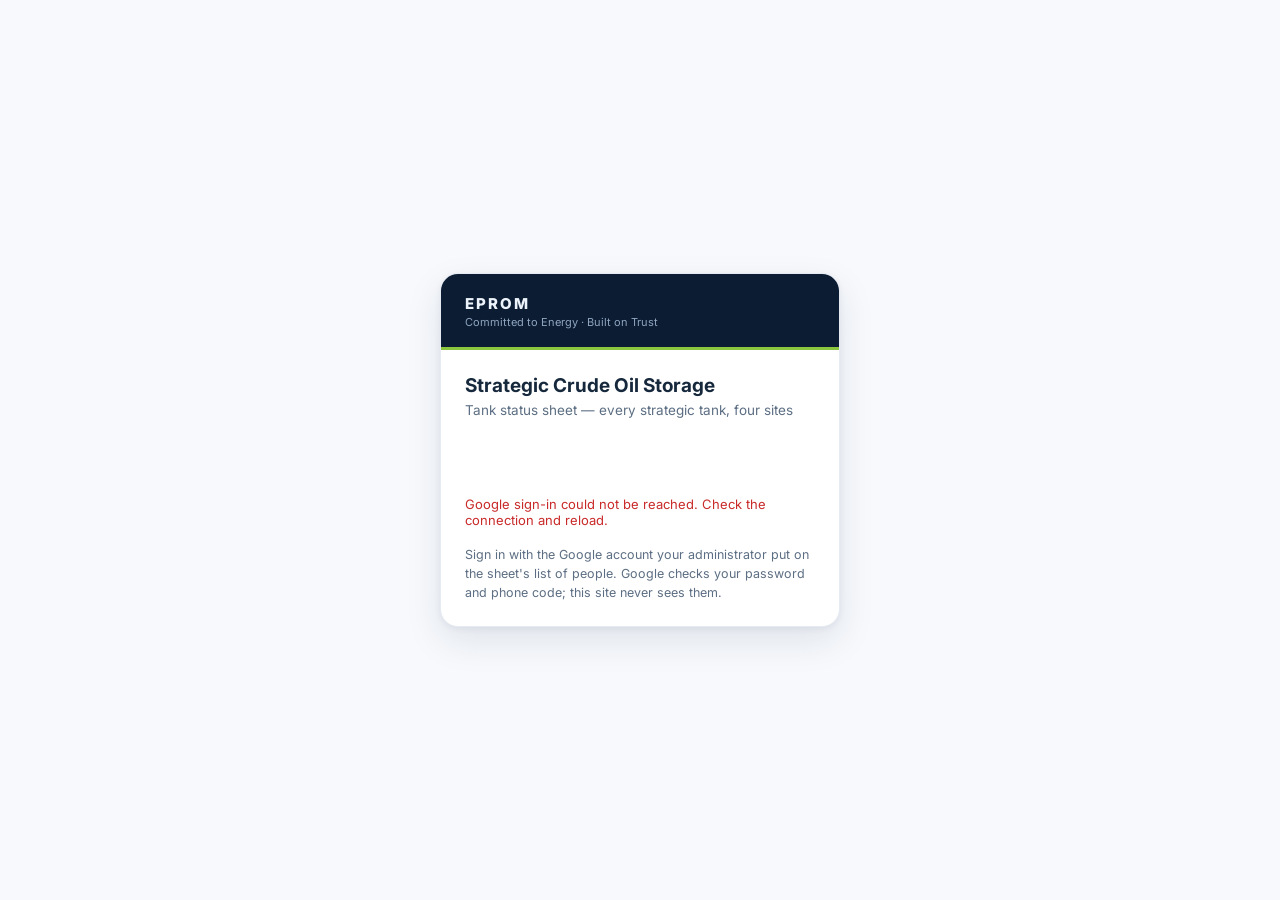
<file: index.html>
<!doctype html>
<html lang="en">
  <head>
    <meta charset="UTF-8" />
    <meta name="viewport" content="width=device-width, initial-scale=1.0" />
    <meta name="theme-color" content="#00529b" />
    <title>Strategic Tanks — EPROM</title>
    <link
      rel="icon"
      href="data:image/svg+xml,%3Csvg xmlns='http://www.w3.org/2000/svg' viewBox='0 0 32 32'%3E%3Crect width='32' height='32' rx='7' fill='%2300529b'/%3E%3Crect x='7' y='7' width='18' height='5' rx='2.5' fill='%238cc63f'/%3E%3Crect x='7' y='14' width='18' height='4' rx='2' fill='%23ffffff'/%3E%3Crect x='7' y='20' width='12' height='4' rx='2' fill='%23ffffff'/%3E%3C/svg%3E"
    />
    <link rel="preconnect" href="https://fonts.googleapis.com" />
    <link rel="preconnect" href="https://fonts.gstatic.com" crossorigin />
    <link
      href="https://fonts.googleapis.com/css2?family=Inter:wght@400;500;600;700;800&family=JetBrains+Mono:wght@500;700&display=swap"
      rel="stylesheet"
    />
    <script type="module" crossorigin src="./assets/index-3W34oH_v.js"></script>
    <link rel="stylesheet" crossorigin href="./assets/index-DTUA8JCI.css">
  </head>
  <body>
    <div id="root"></div>
  </body>
</html>
</file>
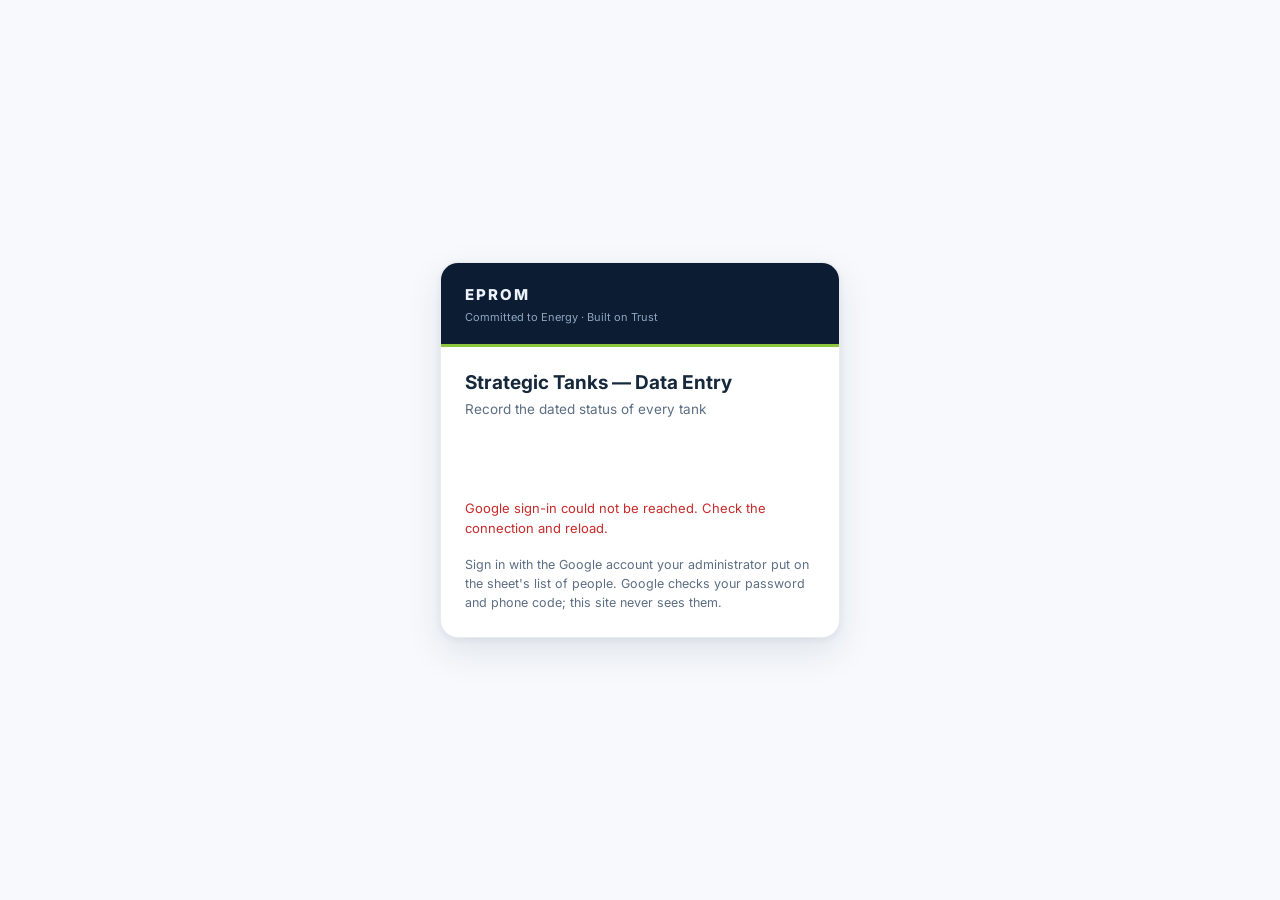
<file: entry/index.html>
<!DOCTYPE html>
<html lang="en">
<head>
  <meta charset="UTF-8" />
  <meta name="viewport" content="width=device-width, initial-scale=1.0" />
  <meta name="description" content="Strategic Crude Oil Storage — record the dated status of every tank" />
  <meta name="theme-color" content="#00529b" />
  <title>Strategic Tanks — Data Entry</title>
  <link rel="preconnect" href="https://fonts.googleapis.com" />
  <link rel="preconnect" href="https://fonts.gstatic.com" crossorigin />
  <link href="https://fonts.googleapis.com/css2?family=Inter:wght@400;500;600;700&display=swap" rel="stylesheet" />
  <script type="module" crossorigin src="./assets/index-DWYHGHTQ.js"></script>
  <link rel="stylesheet" crossorigin href="./assets/index-CmPLr2ej.css">
</head>
<body>
  <div id="root"></div>
</body>
</html>
</file>
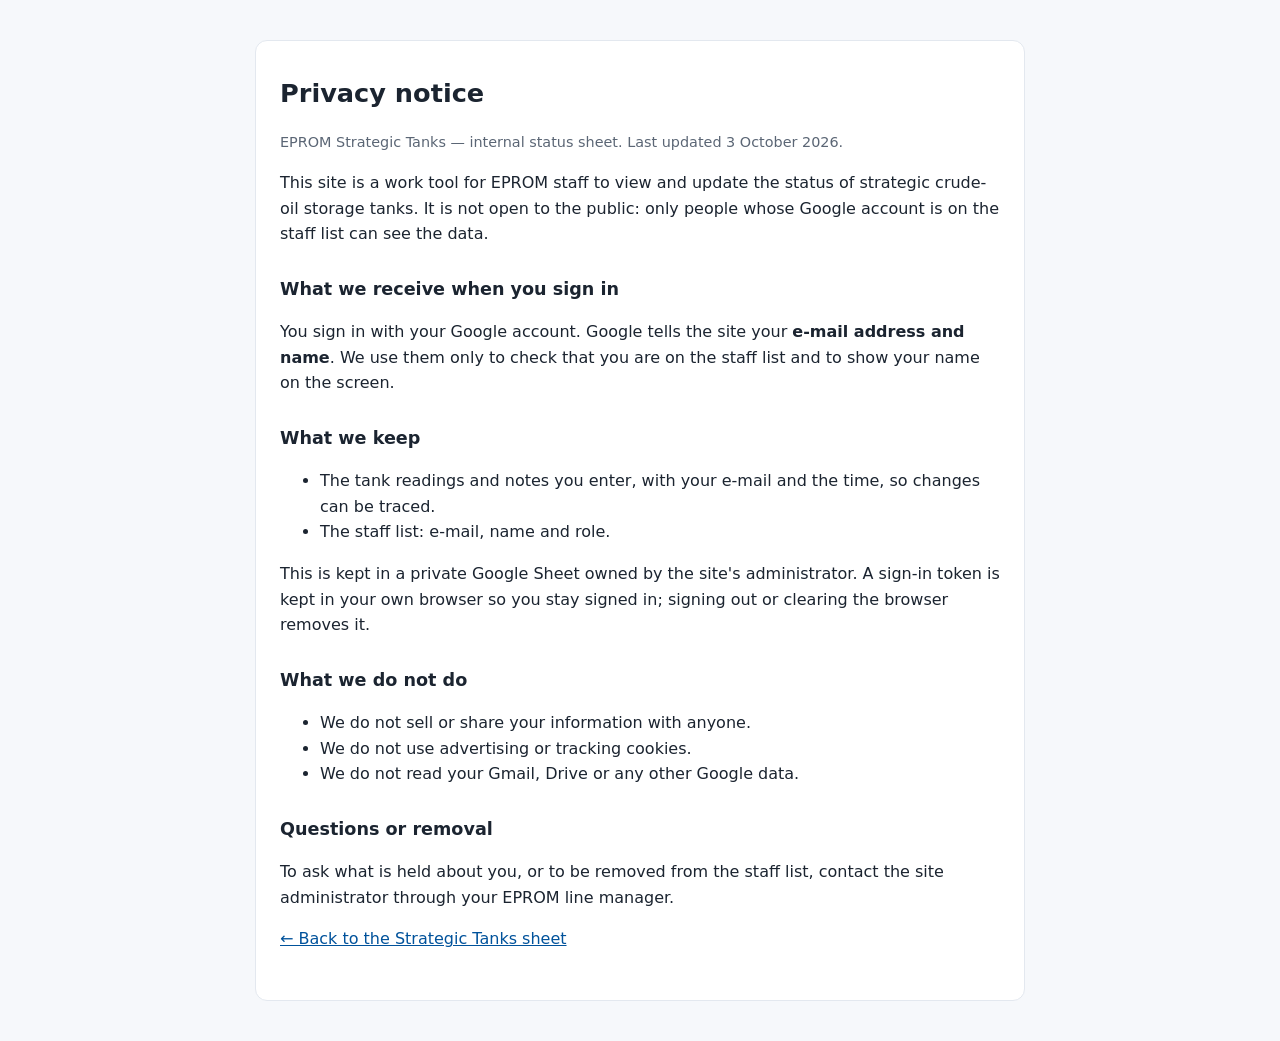
<file: privacy.html>
<!doctype html>
<html lang="en">
<head>
<meta charset="UTF-8" />
<meta name="viewport" content="width=device-width, initial-scale=1.0" />
<title>Privacy — EPROM Strategic Tanks</title>
<style>
  :root { --ink:#1b2430; --muted:#5b6675; --bg:#f6f8fb; --card:#fff; --line:#e3e8ef; --brand:#00529b; }
  @media (prefers-color-scheme: dark) { :root { --ink:#e8edf3; --muted:#a3adba; --bg:#0f141b; --card:#171e27; --line:#273140; --brand:#6aa8e8; } }
  body { margin:0; background:var(--bg); color:var(--ink); font:16px/1.6 system-ui, -apple-system, "Segoe UI", sans-serif; }
  main { max-width:720px; margin:40px auto; padding:32px 24px; background:var(--card); border:1px solid var(--line); border-radius:12px; }
  @media (max-width:760px) { main { margin:16px; padding:24px 16px; } }
  h1 { margin-top:0; font-size:1.6rem; } h2 { font-size:1.1rem; margin-top:1.6em; }
  p, li { color:var(--ink); } .muted { color:var(--muted); font-size:.9rem; } a { color:var(--brand); }
</style>
</head>
<body>
<main>
  <h1>Privacy notice</h1>
  <p class="muted">EPROM Strategic Tanks — internal status sheet. Last updated 3 October 2026.</p>

  <p>This site is a work tool for EPROM staff to view and update the status of strategic crude-oil storage tanks. It is not open to the public: only people whose Google account is on the staff list can see the data.</p>

  <h2>What we receive when you sign in</h2>
  <p>You sign in with your Google account. Google tells the site your <strong>e-mail address and name</strong>. We use them only to check that you are on the staff list and to show your name on the screen.</p>

  <h2>What we keep</h2>
  <ul>
    <li>The tank readings and notes you enter, with your e-mail and the time, so changes can be traced.</li>
    <li>The staff list: e-mail, name and role.</li>
  </ul>
  <p>This is kept in a private Google Sheet owned by the site's administrator. A sign-in token is kept in your own browser so you stay signed in; signing out or clearing the browser removes it.</p>

  <h2>What we do not do</h2>
  <ul>
    <li>We do not sell or share your information with anyone.</li>
    <li>We do not use advertising or tracking cookies.</li>
    <li>We do not read your Gmail, Drive or any other Google data.</li>
  </ul>

  <h2>Questions or removal</h2>
  <p>To ask what is held about you, or to be removed from the staff list, contact the site administrator through your EPROM line manager.</p>

  <p><a href="./">← Back to the Strategic Tanks sheet</a></p>
</main>
</body>
</html>
</file>
<file: assets/index-DTUA8JCI.css>
.xp-panel{max-width:720px}.xp-intro{display:flex;gap:13px;align-items:flex-start}.xp-intro svg{flex:none;color:var(--accent);margin-top:2px}.xp-intro h3{margin:0 0 5px;font-size:18px}.xp-intro p{margin:0;color:var(--muted);font-size:14px;line-height:1.55}.xp-choice{display:grid;gap:10px;margin:18px 0 4px}.xp-choice label{display:flex;gap:11px;align-items:flex-start;cursor:pointer;border:1px solid var(--border);border-radius:var(--r-sm);padding:12px 15px;background:var(--panel)}.xp-choice label:hover{border-color:var(--border-bright)}.xp-choice label.active{border-color:var(--accent);background:var(--accent-soft)}.xp-choice input{margin-top:3px;accent-color:var(--accent)}.xp-choice span{display:flex;flex-direction:column;gap:2px}.xp-choice b{font-size:14.5px}.xp-choice small{color:var(--muted);font-size:13px}.xp-dates{display:flex;flex-wrap:wrap;gap:14px;margin:12px 0 2px;font-size:14px}.xp-dates label{display:flex;flex-direction:column;gap:5px}.xp-dates span{font-weight:600;font-size:13px;color:var(--muted)}.xp-dates input{border:1px solid var(--border-bright);border-radius:var(--r-sm);padding:8px 11px;font:inherit;background:var(--panel);color:var(--text)}.xp-actions{display:flex;align-items:center;gap:14px;flex-wrap:wrap;margin-top:20px}.xp-btn{display:inline-flex;align-items:center;gap:7px;border:1px solid var(--accent);background:var(--accent);color:#fff;border-radius:var(--r-sm);padding:10px 18px;font:inherit;font-weight:600;font-size:14px;cursor:pointer;white-space:nowrap}.xp-btn:disabled{opacity:.55;cursor:default}.xp-btn.ghost{background:var(--panel);color:var(--text);border-color:var(--border-bright)}.xp-hint{margin:0;color:var(--muted);font-size:12.5px}.xp-msg{margin-top:14px;font-size:13.5px;border-radius:var(--r-sm);padding:10px 13px}.xp-msg.ok{background:#eaf7ee;color:#177245;border:1px solid #c3e9d0}.xp-msg.err{background:#fdecec;color:var(--red);border:1px solid #f6c9c4}.xp-overlay{position:fixed;top:0;right:0;bottom:0;left:0;z-index:90;background:#0c1a2b73;display:flex;align-items:flex-start;justify-content:center;padding:6vh 18px 24px;overflow-y:auto}.xp-dialog{background:var(--panel);border:1px solid var(--border);border-radius:var(--r);box-shadow:0 18px 48px #09182c47;padding:22px 24px 24px;width:min(760px,100%)}.xp-dialog-head{display:flex;justify-content:space-between;align-items:flex-start;gap:16px}.xp-close{border:1px solid var(--border);background:var(--panel);color:var(--muted);border-radius:999px;width:30px;height:30px;cursor:pointer;flex:none;display:grid;place-items:center}.xp-close:hover{color:var(--accent);border-color:var(--border-bright)}.xp-open-btn{display:inline-flex;align-items:center;gap:7px;border:1px solid rgba(255,255,255,.28);background:#ffffff1a;color:#fff;border-radius:999px;padding:6px 14px;font:inherit;font-size:13px;font-weight:600;cursor:pointer;white-space:nowrap}.xp-open-btn:hover{background:#ffffff2e}@media (max-width: 780px){.xp-actions{flex-direction:column;align-items:stretch}.xp-actions .xp-btn{width:100%;justify-content:center}.xp-dates label{flex:1 1 140px}}.xp-spin{animation:xp-spin 1s linear infinite}@keyframes xp-spin{to{transform:rotate(360deg)}}.st-app{padding-bottom:64px;--a3-navy: #044589;--a3-grey: #6b7885;--a3-ink: #1b2733;--a3-strip: #edf1f6;--a3-rule: #c9d2dc;--a3-zebra: #f6f8fb;--a3-green: #95c51b;--a3-moved: #eaf1dd;--a3-moved-ink: #1b5e20;--a3-band-dim: #b9cde4;--tone-green: #1b6b3a;--tone-blue: #1f6f8b;--tone-amber: #8a6410;--tone-grey: #5a6472;--tone-red: #c02828}.st-masthead{display:grid;grid-template-columns:15% 1fr 23%;align-items:center;gap:var(--s-4);background:#fff;border:1px solid var(--a3-rule);border-bottom:3px solid var(--a3-green);padding:12px 18px;margin-bottom:var(--s-4)}.st-mast-mark{font-size:20px;font-weight:800;letter-spacing:.5px;color:var(--a3-navy);line-height:1}.st-mast-tag{font-size:8px;font-weight:700;letter-spacing:.7px;text-transform:uppercase;color:var(--a3-grey);margin-top:3px}.st-mast-mid{text-align:center;min-width:0}.st-mast-mid h1{margin:0;font-size:17px;font-weight:800;letter-spacing:-.2px;color:var(--a3-navy);text-transform:uppercase;line-height:1.25}.st-mast-mid p{margin:4px 0 0;font-size:11px;font-weight:700;color:var(--a3-grey);letter-spacing:.3px}.st-mast-right{text-align:right}.st-mast-page{font-size:10px;font-weight:800;letter-spacing:1px;color:var(--a3-navy);text-transform:uppercase}.st-mast-rev{margin-top:4px;font-size:11px;color:var(--a3-grey)}.st-mast-rev b{color:var(--a3-ink);font-weight:800;margin-right:8px}@media (max-width: 900px){.st-masthead{grid-template-columns:1fr;text-align:center}.st-mast-right{text-align:center}}.st-site+.st-site{margin-top:var(--s-5)}.st-site{margin-bottom:0}.st-band{display:flex;align-items:center;gap:var(--s-4);flex-wrap:wrap;padding:8px 14px;border-radius:0;background:var(--a3-navy);border:none;color:#fff}.st-band-name{display:flex;align-items:baseline;gap:12px;flex:1 1 auto;min-width:0}.st-band-name h3{margin:0;font-size:13px;font-weight:800;letter-spacing:1px;color:#fff;text-transform:uppercase;white-space:nowrap}.st-band-mods{font-size:11px;font-weight:700;color:var(--a3-band-dim);white-space:nowrap;overflow:hidden;text-overflow:ellipsis}.st-band-counts{display:flex;gap:14px;flex-wrap:wrap}.st-count{font-size:11px;font-weight:600;color:var(--a3-band-dim);background:none;border:none;border-radius:0;padding:0;white-space:nowrap;font-variant-numeric:lining-nums tabular-nums}.st-count b{font-weight:800;margin-right:4px;font-size:13px;color:#fff}.st-count.tone-green b,.st-count.tone-blue b,.st-count.tone-amber b,.st-count.tone-red b{color:#fff}.st-band-as-at{font-size:11px;color:#fff;font-weight:700;white-space:nowrap;display:inline-flex;align-items:center;gap:10px}.st-band .st-eyebrow{color:var(--a3-band-dim)}.st-band .st-link{color:#fff;text-decoration:underline}.st-eyebrow{font-size:9px;text-transform:uppercase;letter-spacing:.8px;font-weight:800;color:var(--a3-grey)}.st-source{margin:0;padding:5px 14px;font-size:11px;color:var(--a3-grey);line-height:1.5;background:var(--a3-strip);border:1px solid var(--a3-rule);border-top:none}.st-cards{display:grid;grid-template-columns:repeat(6,1fr);gap:0;margin-top:0;border-top:1px solid var(--a3-rule)}@media (max-width: 1500px){.st-cards{grid-template-columns:repeat(5,1fr)}}@media (max-width: 1240px){.st-cards{grid-template-columns:repeat(4,1fr)}}@media (max-width: 1000px){.st-cards{grid-template-columns:repeat(3,1fr)}}@media (max-width: 760px){.st-cards{grid-template-columns:repeat(2,1fr)}}@media (max-width: 520px){.st-cards{grid-template-columns:1fr}}.st-card{display:grid;grid-template-columns:54px 1fr;gap:10px;background:#fff;border:1px solid var(--a3-rule);border-radius:0;padding:15px 10px;box-shadow:none;min-width:0;margin:0 -1px -1px 0;color:var(--a3-ink)}.st-card:hover{position:relative;z-index:1;box-shadow:0 0 0 1px var(--a3-navy) inset}.st-card.is-moved{background:var(--a3-moved)}.st-gauge{display:flex;flex-direction:column;align-items:center;min-width:0}.st-tank-icon{display:block;width:100%;height:auto}.st-pct{font-size:15px;font-weight:800;line-height:1.1;color:var(--a3-navy);letter-spacing:-.4px;margin-top:8px;text-align:center}.st-gauge-of{font-size:8.5px;letter-spacing:.2px;color:var(--a3-grey);font-weight:700;line-height:1.4;text-align:center}.st-ullage{font-size:8.5px;font-weight:700;color:var(--a3-grey);margin-top:8px;text-align:center;font-variant-numeric:tabular-nums;line-height:1.4}.st-body{min-width:0}.st-card-head{display:flex;align-items:baseline;gap:6px;flex-wrap:wrap}.st-tag{font-family:var(--mono);font-size:12.5px;font-weight:800;color:var(--a3-navy);letter-spacing:-.2px}.st-mod{font-size:8.5px;font-weight:800;letter-spacing:.5px;text-transform:uppercase;color:var(--a3-grey);background:none;border-radius:0;padding:0}.st-moved{display:inline-flex;align-items:center;gap:3px;margin-left:auto;font-size:8.5px;font-weight:800;letter-spacing:.5px;text-transform:uppercase;color:var(--a3-moved-ink);background:none;border:none;padding:0;white-space:nowrap}.st-line{display:flex;align-items:baseline;gap:6px;margin-top:8px;min-width:0}.st-key{font-size:8.5px;font-weight:800;letter-spacing:.6px;text-transform:uppercase;color:var(--a3-grey);flex:none}.st-val{font-size:11px;font-weight:700;color:var(--a3-ink);min-width:0;overflow-wrap:anywhere;line-height:1.5}.st-level{font-size:12.5px;font-variant-numeric:tabular-nums}.st-vols{display:flex;flex-wrap:wrap;gap:4px 8px;margin-top:8px;padding-top:0;border-top:none;font-size:10.5px}.st-vols i{font-style:normal;color:var(--a3-grey);font-weight:800;margin-right:2px;font-size:8.5px;letter-spacing:.4px}.st-vols b{font-weight:700;color:var(--a3-ink);font-variant-numeric:lining-nums tabular-nums}.st-badge{display:inline-block;margin-top:11px;font-size:9px;font-weight:800;letter-spacing:.7px;text-transform:uppercase;padding:3px 7px;border-radius:0;border:none;color:#fff;white-space:nowrap;max-width:100%;overflow:hidden;text-overflow:ellipsis}.st-badge.tone-green{background:var(--tone-green)}.st-badge.tone-blue{background:var(--tone-blue)}.st-badge.tone-amber{background:var(--tone-amber)}.st-badge.tone-grey{background:var(--tone-grey)}.st-badge.tone-red{background:var(--tone-red)}.st-state-note{display:flex;gap:5px;font-size:10px;color:var(--a3-ink);font-weight:600;margin-top:8px;line-height:1.55}.st-sq{width:7px;height:7px;flex:none;margin-top:4px;display:inline-block}.st-sq.tone-green{background:var(--tone-green)}.st-sq.tone-blue{background:var(--tone-blue)}.st-sq.tone-amber{background:var(--tone-amber)}.st-sq.tone-grey{background:var(--tone-grey)}.st-sq.tone-red{background:var(--tone-red)}.st-read{font-size:9.5px;color:var(--a3-ink);margin-top:8px;line-height:1.55}.st-read .st-key{margin-right:3px}.st-watch{display:flex;gap:5px;margin-top:8px;padding-top:0;border-top:none;font-size:9.5px;line-height:1.55}.st-watch i{font-style:normal;flex:none;font-weight:700}.st-watch.tone-green{color:var(--tone-green)}.st-watch.tone-blue{color:var(--tone-blue)}.st-watch.tone-amber{color:var(--tone-amber)}.st-watch.tone-grey{color:var(--tone-grey)}.st-watch.tone-red{color:var(--tone-red)}.st-watch span{color:inherit}.st-watch.is-foldable{-webkit-appearance:none;-moz-appearance:none;appearance:none;background:none;border:none;padding:0;width:100%;font-family:inherit;text-align:left;cursor:pointer}.st-watch-text{display:block}.st-watch.is-foldable:not(.is-open) .st-watch-text{display:-webkit-box;-webkit-box-orient:vertical;-webkit-line-clamp:3;line-clamp:3;overflow:hidden}.st-watch-more{display:inline-block;margin-top:2px;font-weight:700;color:var(--a3-navy);text-decoration:underline}.st-watch.is-foldable:focus-visible{outline:2px solid var(--a3-navy);outline-offset:2px}@media print{.st-watch.is-foldable:not(.is-open) .st-watch-text{display:block;overflow:visible}.st-watch-more{display:none}}.st-link{-webkit-appearance:none;-moz-appearance:none;appearance:none;background:none;border:none;padding:0;margin-top:9px;color:var(--a3-navy);font-family:inherit;font-size:10px;font-weight:700;cursor:pointer;text-align:left}.st-link:hover{text-decoration:underline}.st-link.inline{margin-top:0}.st-strip{margin-top:var(--s-5);background:var(--a3-strip);border:1px solid var(--a3-rule);padding:10px 16px}.st-strip-key{font-size:9.5px;font-weight:800;letter-spacing:1px;text-transform:uppercase;color:var(--a3-navy);margin-right:12px}.st-strip-legend{display:flex;flex-wrap:wrap;align-items:center;gap:6px 18px}.st-strip-item{display:inline-flex;align-items:center;gap:6px;font-size:10.5px;font-weight:700;color:var(--a3-ink)}.st-strip-moved{font-size:10.5px;font-weight:800;color:var(--a3-moved-ink);background:var(--a3-moved);padding:2px 8px}.st-strip-notes{margin:8px 0 0;font-size:10.5px;color:var(--a3-grey);line-height:1.6}.st-swatch{width:10px;height:10px;border-radius:0;display:inline-block;flex:none}.st-swatch.tone-green{background:var(--tone-green)}.st-swatch.tone-blue{background:var(--tone-blue)}.st-swatch.tone-amber{background:var(--tone-amber)}.st-swatch.tone-grey{background:var(--tone-grey)}.st-swatch.tone-red{background:var(--tone-red)}.st-swatch.is-moved{background:var(--a3-moved);border:1px solid #cfe6ad}.st-controls{display:flex;align-items:center;gap:var(--s-3);flex-wrap:wrap;margin-bottom:var(--s-4)}.st-filters{display:flex;gap:0;flex-wrap:wrap}.st-filter{-webkit-appearance:none;-moz-appearance:none;appearance:none;cursor:pointer;font-family:inherit;font-size:11px;font-weight:700;color:var(--a3-grey);letter-spacing:.3px;background:#fff;border:1px solid var(--a3-rule);border-radius:0;padding:6px 12px;margin:0 -1px 0 0;transition:color .15s,background .15s}.st-filter:hover{color:var(--a3-ink);background:var(--a3-strip)}.st-filter b{font-weight:800;color:var(--a3-ink);margin-left:5px;font-variant-numeric:tabular-nums}.st-filter.active{color:#fff;background:var(--a3-navy);border-color:var(--a3-navy);position:relative;z-index:1;box-shadow:none}.st-filter.active b{color:#fff}.st-search{display:inline-flex;align-items:center;gap:8px;margin-left:auto;background:#fff;border:1px solid var(--a3-rule);border-radius:0;padding:6px 12px;min-width:260px;color:var(--a3-grey)}.st-search input{border:none;outline:none;background:transparent;font-family:inherit;font-size:12px;color:var(--a3-ink);width:100%}.st-result-line{margin-top:-8px}.st-brief-page{margin-top:2px}.st-kpis{display:grid;grid-template-columns:repeat(6,1fr);gap:6px;margin-bottom:var(--s-4)}@media (max-width: 1240px){.st-kpis{grid-template-columns:repeat(3,1fr)}}@media (max-width: 700px){.st-kpis{grid-template-columns:repeat(2,1fr)}}.st-kpi{background:var(--a3-strip);padding:10px 12px;min-width:0}.st-kpi-num{font-size:26px;font-weight:800;line-height:1.05;letter-spacing:-.6px;color:var(--a3-navy);font-variant-numeric:lining-nums tabular-nums}.st-kpi-num.tone-green{color:var(--tone-green)}.st-kpi-num.tone-blue{color:var(--tone-blue)}.st-kpi-num.tone-amber{color:var(--tone-amber)}.st-kpi-num.tone-grey{color:var(--a3-grey)}.st-kpi-num.tone-red{color:var(--tone-red)}.st-kpi-num.tone-navy{color:var(--a3-navy)}.st-kpi-label{margin-top:4px;font-size:9.5px;font-weight:800;letter-spacing:.6px;text-transform:uppercase;color:var(--a3-ink);line-height:1.3}.st-kpi-sub{margin-top:2px;font-size:10px;color:var(--a3-grey);line-height:1.35}.st-band-title{display:flex;align-items:baseline;gap:16px;flex-wrap:wrap;background:var(--a3-navy);color:#fff;padding:5px 12px;margin-top:var(--s-5)}.st-band-title b{font-size:12px;font-weight:800;letter-spacing:.8px;text-transform:uppercase}.st-band-title span{font-size:11px;font-weight:700;color:var(--a3-band-dim)}.st-brief-wrap{overflow-x:auto}table.st-brief{width:100%;border-collapse:collapse}.st-brief th{background:var(--a3-strip);color:var(--a3-navy);text-align:left;font-size:9.5px;font-weight:800;letter-spacing:.5px;text-transform:uppercase;padding:5px 7px;border-bottom:2px solid var(--a3-navy);white-space:nowrap}.st-brief td{font-size:11.5px;color:var(--a3-ink);line-height:1.45;vertical-align:top;padding:5px 7px;border-bottom:1px solid var(--a3-rule)}.st-brief tbody tr:nth-child(2n){background:var(--a3-zebra)}.st-brief .ta-r{text-align:right;white-space:nowrap;font-variant-numeric:lining-nums tabular-nums}.st-b-tag{font-family:var(--mono);font-weight:800;color:var(--a3-navy);white-space:nowrap}.st-b-strong{font-weight:800}.st-b-pct{font-weight:800;color:var(--a3-navy)}.st-b-dim{color:var(--a3-grey)}.st-b-late{color:var(--tone-red);font-weight:800}.st-b-watch{display:block;margin-top:3px;color:var(--tone-amber);font-weight:700}.st-brief tr.st-b-total td{background:#fff;border-top:2px solid var(--a3-navy);border-bottom:none}.st-yn{font-size:9.5px;font-weight:800;letter-spacing:.6px}.st-yn.tone-blue{color:var(--tone-blue)}.st-yn.tone-red{color:var(--tone-red)}.st-yn.tone-amber{color:var(--tone-amber)}.st-brief-cols{display:grid;grid-template-columns:46fr 54fr;gap:var(--s-5);margin-top:0;align-items:start}@media (max-width: 1100px){.st-brief-cols{grid-template-columns:1fr}}.st-brief-col{min-width:0}.st-brief-col .st-brief-wrap+.st-brief-sub{margin-top:var(--s-4)}.st-brief-col .st-link.inline{font-size:11.5px;font-weight:800}.st-brief-sub{margin:var(--s-4) 0 6px;font-size:10px;font-weight:800;letter-spacing:.6px;text-transform:uppercase;color:var(--a3-navy);line-height:1.4}ol.st-gaps{margin:0;padding-left:18px}ol.st-gaps li{font-size:11.5px;color:var(--a3-ink);line-height:1.55;margin-top:3px}.st-brief-none{margin:8px 0 0;font-size:11.5px;font-style:italic;color:var(--a3-grey)}.st-brief-source{margin:6px 0 0;font-size:10.5px;color:var(--a3-grey);line-height:1.5}.st-brief-source b{color:var(--a3-navy);font-weight:800;margin-right:8px}.st-qa{display:grid;grid-template-columns:1fr 1fr;gap:0 24px;align-items:start}@media (max-width: 1400px){.st-qa{grid-template-columns:1fr}}.st-qa-q{margin:10px 0 3px;font-size:11.5px;font-weight:800;line-height:1.4;color:var(--a3-navy)}.st-qa-q.is-change{color:var(--a3-moved-ink)}.st-qa-mark{color:var(--a3-green);font-weight:800;margin-right:6px}.st-qa-a{margin:0;font-size:11px;color:var(--a3-ink);line-height:1.55}.st-basis{margin:var(--s-5) 0 0;background:var(--a3-strip);padding:10px 14px;font-size:10.5px;color:var(--a3-grey);line-height:1.6}.st-basis b{font-size:10px;font-weight:800;letter-spacing:.8px;text-transform:uppercase;color:var(--a3-navy);margin-right:10px}.st-foot{font-size:11.5px;color:var(--a3-grey);line-height:1.6;margin:10px 4px 0}.st-kpis-4{grid-template-columns:repeat(4,1fr)}@media (max-width: 1240px){.st-kpis-4{grid-template-columns:repeat(2,1fr)}}@media (max-width: 700px){.st-kpis-4{grid-template-columns:repeat(2,1fr)}}.st-hist-claim{margin:calc(var(--s-4) * -1 + 6px) 0 var(--s-4);font-size:11.5px;color:var(--a3-ink);line-height:1.6}.st-hist-claim.is-gap{color:var(--tone-red);font-weight:700}.st-hist-group+.st-hist-group{margin-top:var(--s-5)}.st-hist-lead{margin:6px 0 8px;font-size:11px;color:var(--a3-grey);line-height:1.55}.st-brief tbody tr.st-hist-mod td{background:var(--a3-strip);border-bottom:1px solid var(--a3-rule);padding:5px 8px;font-size:10px;color:var(--a3-grey)}.st-hist-mod b{font-size:10.5px;font-weight:800;letter-spacing:.5px;text-transform:uppercase;color:var(--a3-navy)}.st-hist-mod-name{font-family:var(--mono);font-weight:700;color:var(--a3-ink);margin-left:10px}.st-hist-mod-count{margin-left:10px}.st-brief td>.st-sq{margin:0 6px 0 0;vertical-align:middle}.st-hist-mod-as-at{text-align:right;white-space:nowrap}.st-brief tbody tr.st-hist-mod:nth-child(2n) td{background:var(--a3-strip)}.st-home-card{display:flex;align-items:center;gap:var(--s-4);flex-wrap:wrap;width:100%;text-align:left;cursor:pointer;font-family:inherit;background:var(--panel);border:1px solid var(--border-bright);border-left:4px solid var(--accent-2);border-radius:var(--r);padding:16px 20px;box-shadow:var(--shadow);transition:box-shadow .15s,transform .12s}.st-home-card:hover{box-shadow:var(--shadow-lg);transform:translateY(-1px)}.st-home-ic{width:40px;height:40px;border-radius:var(--r-sm);flex:none;display:inline-flex;align-items:center;justify-content:center;background:var(--accent-soft);color:var(--accent)}.st-home-text{flex:1 1 260px;min-width:0}.st-home-text h3{margin:0 0 3px;font-size:15px;font-weight:700;color:var(--text)}.st-home-text p{margin:0;font-size:12.5px;color:var(--muted);line-height:1.5}.st-home-go{font-size:12.5px;font-weight:650;color:var(--accent);display:inline-flex;align-items:center;gap:6px;white-space:nowrap}@media (max-height: 800px){.st-card{padding:7px 8px}.st-tank-icon{width:42px}.st-pct{font-size:14px}}.st-tabs{align-items:center}.st-word-btn{-webkit-appearance:none;-moz-appearance:none;appearance:none;cursor:pointer;font-family:inherit;margin-left:auto;display:inline-flex;align-items:center;gap:7px;font-size:12px;font-weight:600;color:var(--muted);background:var(--panel);border:1px solid var(--border-bright);border-radius:999px;padding:7px 14px;transition:color .15s,background .15s,border-color .15s}.st-word-btn:hover:not(:disabled){color:var(--accent);border-color:var(--accent);background:var(--panel-2)}.st-word-btn:disabled{opacity:.55;cursor:default}.st-card.is-clickable{cursor:pointer}.st-tag-btn{background:none;border:0;padding:0;margin:0;cursor:pointer;text-decoration:underline dotted;text-underline-offset:3px}.st-tag-btn:hover{text-decoration-style:solid}.st-tag-btn:focus-visible{outline:2px solid var(--a3-navy);outline-offset:2px}.st-wh-scrim{position:fixed;top:0;right:0;bottom:0;left:0;z-index:400;background:#101c2a61;display:flex;justify-content:flex-end}.st-wh{width:min(480px,100%);height:100%;background:#fff;color:var(--a3-ink);display:flex;flex-direction:column;box-shadow:-8px 0 24px #0000002e}.st-wh-head{display:flex;align-items:flex-start;justify-content:space-between;gap:12px;padding:16px 18px 12px;border-bottom:3px solid var(--a3-green);background:var(--a3-strip)}.st-wh-head h2{margin:2px 0 0;display:flex;align-items:baseline;gap:10px;flex-wrap:wrap;font-size:16px}.st-wh-head .st-tag{font-size:18px}.st-wh-site{font-size:13px;font-weight:600;color:var(--a3-grey)}.st-wh-close{border:1px solid var(--a3-rule);background:#fff;color:var(--a3-ink);cursor:pointer;width:34px;height:34px;font-size:15px;flex:none}.st-wh-close:focus-visible{outline:2px solid var(--a3-navy);outline-offset:2px}.st-wh-body{overflow-y:auto;padding:14px 18px 32px}.st-wh-note{font-size:13px;color:var(--a3-grey);margin:0 0 12px;line-height:1.45}.st-wh-note.is-error{color:var(--tone-red)}.st-wh-list{list-style:none;margin:0;padding:0}.st-wh-item{border-left:3px solid var(--a3-rule);padding:2px 0 14px 12px;margin-bottom:4px}.st-wh-item.is-latest{border-left-color:var(--a3-navy)}.st-wh-when{display:flex;align-items:baseline;gap:8px;flex-wrap:wrap;font-size:12.5px;color:var(--a3-navy)}.st-wh-days,.st-wh-now{font-size:10.5px;font-weight:700;letter-spacing:.3px;text-transform:uppercase;padding:1px 6px;background:var(--a3-strip);color:var(--a3-grey)}.st-wh-now{background:var(--a3-navy);color:#fff}.st-wh-text{margin:5px 0 0;font-size:14px;line-height:1.5;white-space:pre-wrap;overflow-wrap:anywhere}.st-wh-text i{font-style:normal;font-weight:700;color:var(--tone-amber)}.st-wh-by{margin:3px 0 0;font-size:12px;color:var(--a3-grey)}.st-wh-replaced{margin:10px 0 0;padding:8px 10px;background:var(--a3-zebra);border:1px dashed var(--a3-rule)}.st-wh-replaced p{margin:4px 0 0;font-size:13px;line-height:1.45;color:var(--a3-grey);white-space:pre-wrap;overflow-wrap:anywhere}.st-wh-tag{font-size:10.5px;font-weight:700;letter-spacing:.3px;text-transform:uppercase;color:var(--tone-amber)}.st-wh-counts{display:flex;gap:6px;margin:-4px 0 12px}.st-wh-mark{font:inherit;font-size:10.5px;font-weight:700;letter-spacing:.3px;text-transform:uppercase;padding:2px 8px;border-radius:999px;border:1px solid currentColor;background:#fff;line-height:1.4}.st-wh-when .st-wh-mark{margin-left:auto}.st-wh-mark.is-open{color:var(--tone-amber)}.st-wh-mark.is-done{color:#fff;background:var(--tone-green);border-color:var(--tone-green)}button.st-wh-mark{cursor:pointer;min-height:26px}button.st-wh-mark:hover:not(:disabled){filter:brightness(.95)}button.st-wh-mark:focus-visible{outline:2px solid var(--a3-navy);outline-offset:2px}button.st-wh-mark:disabled{opacity:.6;cursor:progress}.st-wh-item.is-done .st-wh-text{color:var(--a3-grey)}@media print{.st-wh-scrim{display:none}.st-tag-btn{text-decoration:none}}:root{--bg: #f7f9fc;--bg-2: #eff3f9;--panel: #ffffff;--panel-2: #f6f8fb;--panel-3: #eef2f8;--border: #e6ebf3;--border-bright: #d4dde9;--text: #16283c;--muted: #5c6e83;--muted-2: #93a2b5;--green: #3d8b1e;--green-soft: #eef7e6;--amber: #b45309;--amber-soft: #fdf4e3;--red: #c92a2a;--red-soft: #fdeded;--blue: #00529b;--accent: #00529b;--accent-ink: #003a6e;--accent-2: #8cc63f;--accent-2-ink: #5f9010;--accent-bright: #3f82ff;--accent-soft: #eaf2fa;--brand-grad: linear-gradient(90deg, #00529b 0%, #0a6fb8 55%, #8cc63f 100%);--brand-grad-135: linear-gradient(135deg, #00529b 0%, #0a6fb8 55%, #8cc63f 130%);--chrome: #0b1c33;--chrome-2: #10233c;--chrome-3: #16304f;--chrome-text: #edf3fa;--chrome-muted: #8fa5bf;--chrome-border: #1d3654;--r-xs: 8px;--r-sm: 10px;--r: 14px;--r-lg: 18px;--shadow: 0 1px 2px rgba(16, 42, 76, .04), 0 4px 16px rgba(16, 42, 76, .05);--shadow-lg: 0 2px 6px rgba(16, 42, 76, .06), 0 14px 36px rgba(16, 42, 76, .1);--shadow-chrome: 0 4px 18px rgba(6, 17, 34, .18);--mono: "JetBrains Mono", "Cascadia Mono", "Consolas", ui-monospace, monospace;--s-1: 4px;--s-2: 8px;--s-3: 12px;--s-4: 16px;--s-5: 20px;--s-6: 26px;--gap-section: 20px;--gap-grid: 16px;--pad-panel: 18px 20px;--pad-app-y: 22px;--row-y: 8px;--row-x: 12px;--table-max-h: 62vh;--list-max-h: 56vh;--chart-h: 250px;--chart-h-sm: 200px;--chart-h-lg: 290px}*{box-sizing:border-box}body{margin:0;color:var(--text);font-family:Inter,Segoe UI,system-ui,-apple-system,sans-serif;background:linear-gradient(180deg,var(--bg-2) 0%,var(--bg) 340px),var(--bg);-webkit-font-smoothing:antialiased}.num,.kpi .num,.scs-num,.ring-num,.rollup-num,.eqr-stat-value,.vol-now-num,.detail-spec-val,.pf-stat-num,.deptbar-val,.wo-due-num,.mhc-id,.detail-tank-id{font-variant-numeric:lining-nums tabular-nums}.app{max-width:1680px;margin:0 auto;padding:var(--pad-app-y) clamp(16px,2.2vw,34px) 56px}.icon{vertical-align:-.15em;flex-shrink:0}.detail-back .icon,.empty .icon,.fs-cell .icon,.badge .icon,.fs-warning-note .icon{vertical-align:-.16em;margin-right:5px}.detail-back{display:flex;align-items:center;gap:6px}.detail-back .icon{margin-right:0}.fs-note .icon{vertical-align:-.15em}.icon.spin{animation:icon-spin .9s linear infinite;transform-origin:50% 50%}@keyframes icon-spin{to{transform:rotate(360deg)}}.header{position:sticky;top:0;z-index:300;background:linear-gradient(180deg,var(--chrome-2),var(--chrome));border-bottom:1px solid var(--chrome-border);box-shadow:var(--shadow-chrome)}.header:after{content:"";position:absolute;left:0;right:0;bottom:0;height:2px;background:var(--brand-grad)}.header-inner{max-width:1680px;margin:0 auto;padding:10px clamp(16px,2.2vw,34px);display:flex;align-items:center;justify-content:space-between;gap:18px}.brand{display:flex;align-items:center;gap:14px;min-width:0;flex:1 1 auto}.brand-lockup{display:flex;align-items:center;gap:14px;flex:0 0 auto}.brand-title{min-width:0}.brand-title h1,.brand-title .sub{white-space:nowrap;overflow:hidden;text-overflow:ellipsis}.brand-mark{font-family:Inter,system-ui,sans-serif;font-weight:800;font-size:16px;letter-spacing:1.5px;line-height:1;color:#fff;padding:7px 11px;border-radius:var(--r-xs);background:linear-gradient(135deg,var(--accent) 0%,#0a6fb8 100%);border:1px solid rgba(255,255,255,.14);position:relative}.brand-mark:after{content:"";position:absolute;right:-1px;bottom:-1px;width:10px;height:10px;background:var(--accent-2);border-radius:0 0 var(--r-xs) 0;clip-path:polygon(100% 0,100% 100%,0 100%)}.brand-tag{color:var(--chrome-muted);font-size:8.5px;font-weight:700;letter-spacing:.6px;text-transform:uppercase;margin-top:4px;white-space:nowrap}.header h1{font-size:15px;letter-spacing:.2px;margin:0;font-weight:700;color:var(--chrome-text)}.header .sub{color:var(--chrome-muted);font-size:11px;margin-top:3px;letter-spacing:.2px}.header .clock{position:relative;font-size:11px;color:var(--chrome-muted);display:flex;align-items:center;justify-content:flex-end;flex:0 0 auto;flex-wrap:nowrap;gap:12px;white-space:nowrap}@media (max-width: 1180px){.header .clock{flex-wrap:wrap}}.clock-time{text-align:right;line-height:1.4}.clock-now{opacity:.65}.header .clock b{color:var(--chrome-text);font-weight:600;font-size:11.5px}.header .live-pill{display:inline-flex;align-items:center;gap:7px;font-size:10.5px;font-weight:700;letter-spacing:.8px;color:var(--chrome-text);text-transform:uppercase;background:#8cc63f1a;border:1px solid rgba(140,198,63,.3);padding:4px 11px;border-radius:999px}.header .live-pill.seed{background:#d977061f;border-color:#d9770659}.live-dot{display:inline-block;width:7px;height:7px;border-radius:50%;background:var(--accent-2);box-shadow:0 0 0 3px #8cc63f2e;animation:live-pulse 2s ease-in-out infinite}.live-dot.seed{background:#d97706;box-shadow:0 0 0 3px #d977062e;animation:none}@keyframes live-pulse{0%,to{box-shadow:0 0 0 3px #8cc63f2e}50%{box-shadow:0 0 0 5px #8cc63f0f}}.backup-btn{-webkit-appearance:none;-moz-appearance:none;appearance:none;cursor:pointer;display:inline-flex;align-items:center;gap:6px;background:#ffffff0f;color:var(--chrome-text);border:1px solid rgba(255,255,255,.16);border-radius:var(--r-xs);font-family:inherit;font-size:11.5px;font-weight:600;letter-spacing:.2px;padding:6px 12px;transition:background .15s,border-color .15s}.backup-btn:hover:not(:disabled){background:#8cc63f24;border-color:#8cc63f80}.backup-btn:disabled{opacity:.4;cursor:not-allowed}.backup-msg{position:absolute;top:calc(100% + 4px);right:0;font-size:10.5px;max-width:220px;line-height:1.4;text-align:right}.backup-msg.done{color:var(--accent-2)}.backup-msg.busy{color:var(--chrome-muted)}.backup-msg.error{color:#ff9b9b}.acct{display:inline-flex;align-items:center;gap:8px;padding-left:12px;border-left:1px solid var(--chrome-border)}.acct-name{display:inline-flex;align-items:center;gap:6px;color:var(--chrome-text);font-size:11.5px;font-weight:600;white-space:nowrap}.acct-btn{-webkit-appearance:none;-moz-appearance:none;appearance:none;cursor:pointer;display:inline-flex;align-items:center;gap:5px;background:#ffffff0f;color:var(--chrome-text);border:1px solid rgba(255,255,255,.16);border-radius:var(--r-xs);font-family:inherit;font-size:11px;font-weight:600;padding:5px 11px;transition:background .15s,border-color .15s}.acct-btn:hover{background:#8cc63f24;border-color:#8cc63f80}.banner{display:flex;align-items:center;gap:10px;background:var(--panel);border:1px solid var(--border);border-left:3px solid #d97706;color:var(--muted);padding:11px 16px;font-size:13px;margin:18px 0 0;border-radius:var(--r-sm);box-shadow:var(--shadow);line-height:1.5}.banner b{color:var(--text)}.banner .icon{vertical-align:-.18em;margin-right:2px;color:#d97706;flex-shrink:0}.banner code{background:var(--panel-2);border:1px solid var(--border);padding:1px 6px;border-radius:5px;font-family:var(--mono);font-size:11.5px;color:var(--text)}.tabs{display:inline-flex;gap:3px;margin:4px 0 var(--gap-section);flex-wrap:wrap;background:var(--panel);border:1px solid var(--border);border-radius:999px;padding:5px;box-shadow:var(--shadow)}.tab{-webkit-appearance:none;-moz-appearance:none;appearance:none;background:transparent;border:none;color:var(--muted);font-family:inherit;font-size:13px;font-weight:600;letter-spacing:.1px;cursor:pointer;padding:7px 16px;position:relative;transition:color .15s,background .15s;border-radius:999px;display:inline-flex;align-items:center;gap:8px}.tab:hover{color:var(--text);background:var(--panel-2)}.tab.active{color:#fff;background:var(--accent);box-shadow:0 2px 8px #00529b40}.tab .tab-ic{display:inline-flex;opacity:.85}.section{margin-bottom:var(--gap-section)}.section>.section:last-child{margin-bottom:0}.section-title{font-size:15px;letter-spacing:-.1px;color:var(--text);margin:0 0 var(--s-3);font-weight:700;display:flex;align-items:center;gap:10px}.section-title:before{content:"";width:4px;height:16px;border-radius:2px;background:var(--brand-grad-135)}.info-btn-wrap{position:relative;display:inline-flex;align-items:center}.info-btn{-webkit-appearance:none;-moz-appearance:none;appearance:none;border:1.5px solid var(--border-bright);background:transparent;color:var(--muted);font-family:var(--mono);font-size:10px;font-weight:700;width:17px;height:17px;border-radius:50%;cursor:pointer;display:inline-flex;align-items:center;justify-content:center;line-height:1;padding:0;transition:background .15s,color .15s,border-color .15s;flex-shrink:0}.info-btn:hover{background:var(--accent);border-color:var(--accent);color:#fff}.info-popover{position:absolute;top:calc(100% + 8px);left:0;z-index:200;background:var(--panel);border:1px solid var(--border);border-radius:var(--r-sm);box-shadow:var(--shadow-lg);padding:0;white-space:nowrap;width:max-content;overflow:hidden}.info-popover-header{font-size:10px;font-weight:700;letter-spacing:.9px;text-transform:uppercase;color:var(--accent);padding:11px 16px 7px;border-bottom:1px solid var(--border);background:var(--panel-2)}.info-popover-list{margin:0;padding:11px 16px 13px 30px;list-style:disc}.info-popover-list li{font-size:13px;font-weight:400;color:var(--text);line-height:1.6;margin-bottom:5px;text-transform:none;letter-spacing:0}.info-popover-list li:last-child{margin-bottom:0}.panel{background:var(--panel);border:1px solid var(--border);border-radius:var(--r);padding:var(--pad-panel);position:relative;box-shadow:var(--shadow)}.grid-2{display:grid;grid-template-columns:1fr 1fr;gap:var(--gap-grid)}@media (max-width: 950px){.grid-2{grid-template-columns:1fr}}.kpis{display:grid;grid-template-columns:repeat(6,1fr);gap:var(--gap-grid)}.kpis.kpis-ops{grid-template-columns:repeat(6,1fr)}.kpis.kpis-fin{grid-template-columns:repeat(4,1fr)}@media (max-width: 1180px){.kpis,.kpis.kpis-ops{grid-template-columns:repeat(4,1fr)}}@media (max-width: 900px){.kpis,.kpis.kpis-ops{grid-template-columns:repeat(3,1fr)}}@media (max-width: 700px){.kpis,.kpis.kpis-ops,.kpis.kpis-fin{grid-template-columns:repeat(2,1fr)}}.kpi{background:var(--panel);border:1px solid var(--border);border-radius:var(--r);padding:13px 16px 12px;position:relative;overflow:hidden;box-shadow:var(--shadow);transition:transform .12s,box-shadow .15s,border-color .15s}.kpi:hover{transform:translateY(-2px);box-shadow:var(--shadow-lg)}.kpi .num{font-size:27px;font-weight:700;letter-spacing:-.8px;color:var(--text);line-height:1.05}.kpi-label{font-size:10.5px;color:var(--muted);text-transform:uppercase;letter-spacing:.5px;font-weight:600;margin-bottom:6px;line-height:1.3}.kpi .unit{font-size:11px;color:var(--muted);margin-top:6px;line-height:1.4;text-transform:uppercase;letter-spacing:.4px;font-weight:600}.kpi-status{display:inline-flex;align-items:center;gap:5px;margin-top:7px;font-size:11px;font-weight:650;letter-spacing:.1px;padding:3px 9px;border-radius:999px;color:var(--muted);background:var(--panel-2)}.kpi-status .icon{width:12px;height:12px}.kpi-status.good{color:var(--green);background:var(--green-soft)}.kpi-status.warn{color:var(--amber);background:var(--amber-soft)}.kpi-status.bad{color:var(--red);background:var(--red-soft)}.farm-modules{display:flex;gap:16px;flex-wrap:wrap;width:100%}.farm-module{min-width:210px;padding:16px 16px 13px;background:var(--panel);border:1px solid var(--border);border-radius:var(--r);box-shadow:var(--shadow)}.farm-module-head{display:flex;align-items:center;gap:9px;margin:0 0 16px;padding-bottom:11px;border-bottom:1px solid var(--border)}.farm-module-dot{width:7px;height:7px;border-radius:50%;background:var(--brand-grad);box-shadow:0 0 0 3px #00529b12;flex-shrink:0}.farm-module h3{margin:0;font-size:12px;color:var(--text);letter-spacing:.6px;font-weight:700;text-transform:uppercase}.farm-module-count{margin-left:auto;font-size:10px;font-weight:600;letter-spacing:.2px;color:var(--muted);background:var(--panel-2);border:1px solid var(--border);border-radius:999px;padding:2px 9px}.farm-tanks{display:flex;gap:4px;flex-wrap:nowrap;justify-content:space-evenly}.tank-wrap{width:76px;text-align:center}.tank-clickable{cursor:pointer;border-radius:var(--r-sm);padding:9px 2px 8px;transition:transform .16s ease,box-shadow .16s ease,background .16s ease;-webkit-user-select:none;user-select:none}.tank-clickable:hover{transform:translateY(-4px);box-shadow:var(--shadow-lg);background:var(--panel-2)}.tank-clickable:active{transform:translateY(-1px);box-shadow:var(--shadow)}.tank-level-m{margin-top:4px;font-size:10.5px;font-weight:600;color:var(--muted);font-variant-numeric:tabular-nums;letter-spacing:.1px}.tank-label{margin-top:4px;font:700 11px var(--mono);color:var(--text);letter-spacing:.3px}.tank-status{margin-top:5px;display:inline-block;font-size:8.5px;font-weight:700;letter-spacing:.4px;text-transform:uppercase;padding:2px 7px;border-radius:999px;color:var(--muted);background:var(--panel-2);border:1px solid var(--border)}.tank-status.inservice{color:var(--green);background:var(--green-soft);border-color:#d6ecc4}.tank-status.ready{color:var(--accent);background:var(--accent-soft);border-color:#d3e3f4}.tank-status.repair{color:var(--amber);background:var(--amber-soft);border-color:#f1ddba}.tank-status.oos{color:var(--red);background:var(--red-soft);border-color:#f5cccc}.tank{width:90px;height:160px;border:2px solid #9aa9bc;border-top:none;border-radius:0 0 2px 2px;position:relative;overflow:hidden;background:var(--panel-3);margin:0 auto}.tank-outer{display:inline-block}.tank-roof{width:90px;height:8px;background:#9aa9bc;border:2px solid #8496ab;border-bottom:none;margin:0 auto;border-radius:1px 1px 0 0}.liquid{position:absolute;bottom:0;left:0;right:0;background:linear-gradient(180deg,#b07f42,#5f3c19);transition:height .8s ease}.tank-pct{position:absolute;bottom:6px;left:0;right:0;text-align:center;font-size:22px;font-weight:700;font-variant-numeric:tabular-nums;color:#fff;text-shadow:0 1px 3px rgba(0,0,0,.45)}.tank.ready .liquid{background:linear-gradient(180deg,#fbbf24,#d97706);height:6%!important}.tank.repair .liquid{background:repeating-linear-gradient(45deg,#cbd5e1,#cbd5e1 6px,#e2e8f0 6px,#e2e8f0 12px)}.tank.oos{border-color:var(--red);background:#fef5f5}.tank.oos .liquid{display:none}.tank.oos:after{content:"✕";position:absolute;top:0;right:0;bottom:0;left:0;display:flex;align-items:center;justify-content:center;font-size:60px;color:#c92a2a55}.chip-grid{display:grid;grid-template-columns:repeat(auto-fill,minmax(122px,1fr));gap:8px;margin-top:14px}.chip{display:flex;align-items:center;gap:7px;font-size:12px;background:var(--panel-2);border:1px solid var(--border);border-radius:var(--r-xs);padding:8px 10px;font-variant-numeric:tabular-nums}.chip .led{width:8px;height:8px;flex:none;border-radius:50%}.chip.op .led{background:var(--green);box-shadow:0 0 0 2px #3d8b1e26}.chip.oos .led{background:var(--red);box-shadow:0 0 0 2px #c92a2a26}.chip .pid{font-weight:700;color:var(--text)}.chip .ptype{color:var(--muted);margin-left:auto;font-size:11px}table.data{width:100%;border-collapse:collapse;font-size:13px}table.data th,table.data td{padding:var(--row-y) var(--row-x);text-align:left;border-bottom:1px solid var(--border)}table.data td{color:var(--text);font-variant-numeric:tabular-nums}table.data th{color:var(--muted);font-weight:650;cursor:pointer;-webkit-user-select:none;user-select:none;white-space:nowrap;text-transform:uppercase;letter-spacing:.5px;font-size:10.5px;background:var(--panel-2);border-bottom:1px solid var(--border-bright)}table.data th:hover{color:var(--accent)}table.data tbody tr:hover{background:var(--panel-2)}table.data tbody tr:last-child td{border-bottom:none}.num-col{text-align:right;font-variant-numeric:tabular-nums}.table-wrap,.eqr-table-wrap{max-height:var(--table-max-h);overflow:auto;overscroll-behavior:contain}.table-wrap thead th,.eqr-table-wrap thead th{position:sticky;top:0;z-index:2;background:var(--panel-2);box-shadow:inset 0 -1px 0 var(--border-bright)}.badge{padding:3px 10px;border-radius:999px;font-size:11.5px;font-weight:650;white-space:nowrap;letter-spacing:.1px;border:1px solid transparent}.badge.green{background:var(--green-soft);color:var(--green);border-color:#d6ecc4}.badge.amber{background:var(--amber-soft);color:var(--amber);border-color:#f1ddba}.badge.grey{background:var(--panel-3);color:var(--muted);border-color:var(--border-bright)}.badge.red{background:var(--red-soft);color:var(--red);border-color:#f5cccc}.incident{padding:12px 14px;border:1px solid var(--border);border-left:3px solid var(--border-bright);border-radius:var(--r-sm);background:var(--panel);margin-bottom:10px;box-shadow:var(--shadow)}.incident .row{display:flex;align-items:center;gap:10px}.incident .title{font-weight:650;font-size:14px;color:var(--text)}.incident .desc{color:var(--muted);font-size:12.5px;margin-top:5px;line-height:1.5}.sev-Critical{background:var(--red-soft);color:var(--red)}.sev-High{background:#fdeee0;color:#b3540e}.sev-Medium{background:var(--amber-soft);color:var(--amber)}.sev-Low{background:var(--green-soft);color:var(--green)}.chart-box{position:relative;height:var(--chart-h);min-width:0}.chart-box.is-sm{height:var(--chart-h-sm)}.chart-box.is-lg{height:var(--chart-h-lg)}.chart-pair{display:grid;grid-template-columns:1.3fr 1fr;gap:var(--gap-grid)}@media (max-width: 900px){.chart-pair{grid-template-columns:1fr}}.chart-duo{display:grid;grid-template-columns:1fr 1fr;gap:var(--gap-grid) var(--s-6);align-items:start}.chart-duo>*{min-width:0}.chart-duo .fa-chart-title{margin-top:0}@media (max-width: 1100px){.chart-duo{grid-template-columns:1fr}.chart-duo>*+*{margin-top:var(--s-3)}}.empty{color:var(--muted);font-size:13px;padding:10px 0}.tank-detail{padding-top:8px}.detail-back{background:transparent;border:none;color:var(--accent);font-family:inherit;font-size:13px;font-weight:650;cursor:pointer;padding:0 0 10px;margin-bottom:12px;border-bottom:1px solid var(--border);width:100%;text-align:left}.detail-back:hover{color:var(--text)}.tank-detail .panel{padding:16px 18px}.tank-detail .section-title{margin-bottom:8px}.section-sub{font-size:12.5px;color:var(--muted);line-height:1.55;margin:0 0 12px;max-width:78ch}.section-sub b{color:var(--text);font-weight:650}.detail-header{display:flex;justify-content:space-between;align-items:center;margin-bottom:14px;padding:14px 20px}.detail-tank-id{font-size:26px;font-weight:700;font-family:var(--mono);color:var(--text);letter-spacing:-.5px;line-height:1}.detail-meta{font-size:13px;color:var(--muted);margin-top:6px}.detail-reason{color:var(--red);font-weight:650}.detail-status-badge{font-size:13px;padding:6px 14px}.detail-top-grid{display:grid;grid-template-columns:290px 1fr;gap:16px;margin-bottom:16px}@media (max-width: 800px){.detail-top-grid{grid-template-columns:1fr}}.detail-vessel-panel{display:flex;flex-direction:column;align-items:center;justify-content:center;padding:16px 16px 14px}.detail-vessel-wrap{display:flex;gap:14px;align-items:stretch;margin:8px 0 6px}.detail-vessel-svg{width:190px;height:auto;display:block}.detail-vessel-scale{display:flex;flex-direction:column;justify-content:space-between;padding:5px 0;font-size:11px;color:var(--muted);font-variant-numeric:tabular-nums;border-left:2px solid var(--border)}.scale-tick{position:relative;padding-left:8px}.scale-tick:before{content:"";position:absolute;left:0;top:50%;width:4px;height:2px;background:var(--border-bright)}.detail-updated{font-size:11px;color:var(--muted);margin-top:6px}.detail-metrics-col{display:flex;flex-direction:column;gap:9px;justify-content:center}.detail-metric{padding:13px 16px}.detail-metric .num{font-size:25px}.detail-group-label{display:flex;align-items:center;gap:10px;font-size:10px;font-weight:700;letter-spacing:.9px;text-transform:uppercase;color:var(--muted-2);margin:6px 0 -2px}.detail-group-label:first-child{margin-top:0}.detail-group-label:after{content:"";flex:1;height:1px;background:var(--border)}.metric-delta{display:inline-flex;align-items:center;gap:4px;margin-top:6px;font-size:12.5px;font-weight:650;letter-spacing:.1px;font-variant-numeric:tabular-nums}.metric-delta .icon{width:13px;height:13px}.metric-delta.up-good{color:var(--green)}.metric-delta.down-warn{color:var(--amber)}.metric-delta-period{color:var(--muted-2);font-weight:600;font-size:11px;margin-left:3px}.metric-meter{margin-top:9px;height:7px;border-radius:999px;overflow:hidden;background:var(--green-soft)}.metric-meter.warn{background:var(--amber-soft)}.metric-meter.bad{background:var(--red-soft)}.metric-meter-fill{height:100%;border-radius:999px;min-width:3px;background:var(--green);transition:width .45s ease}.metric-meter.warn .metric-meter-fill{background:var(--amber)}.metric-meter.bad .metric-meter-fill{background:var(--red)}.detail-spec-strip{display:grid;grid-template-columns:repeat(3,1fr);gap:1px;background:var(--border);border:1px solid var(--border);border-radius:var(--r-sm);overflow:hidden}.detail-spec{background:var(--panel);padding:11px 8px;text-align:center}.detail-spec-val{font-size:18px;font-weight:700;color:var(--text);letter-spacing:-.3px;line-height:1}.detail-spec-lbl{font-size:10px;font-weight:650;color:var(--muted);text-transform:uppercase;letter-spacing:.4px;margin-top:6px}.detail-spec-unit{font-size:10px;color:var(--muted-2);margin-top:2px}.detail-section{margin-bottom:16px}.section-count{margin-left:auto;font-size:11px;font-weight:650;letter-spacing:.2px;text-transform:none;font-variant-numeric:tabular-nums;color:var(--muted);background:var(--panel-2);border:1px solid var(--border);border-radius:999px;padding:2px 10px}.section-count.bad{color:var(--red);background:var(--red-soft);border-color:#f5cccc}.section-count.good{color:var(--green);background:var(--green-soft);border-color:#d6ecc4}.log-feeds-grid{display:grid;grid-template-columns:repeat(auto-fit,minmax(200px,1fr));gap:16px}.log-feed-col{background:var(--panel-2);border:1px solid var(--border);border-radius:var(--r-sm);padding:14px}.log-feed-header{font-weight:650;font-size:12px;letter-spacing:.2px;margin-bottom:12px;color:var(--text);border-bottom:1px solid var(--border);padding-bottom:8px}.log-feed-empty{font-size:12px;color:var(--muted);display:flex;align-items:center;gap:8px}.log-feed-dot{width:6px;height:6px;background:var(--border-bright);border-radius:50%}.mini-bar-wrap{display:flex;align-items:center;gap:8px}.mini-bar{height:6px;border-radius:3px}.clickable-row{transition:background .15s}.clickable-row:hover{background:var(--accent-soft)!important}.section-card-grid{display:grid;grid-template-columns:repeat(auto-fill,minmax(270px,1fr));gap:var(--gap-grid);margin-top:var(--s-1)}.section-card{display:flex;align-items:center;flex-wrap:wrap;gap:16px;row-gap:10px;text-align:left;width:100%;cursor:pointer;font-family:inherit;background:var(--panel);border:1px solid var(--border);border-radius:var(--r);padding:18px;box-shadow:var(--shadow);position:relative;overflow:hidden;transition:border-color .15s,box-shadow .15s,transform .1s}.section-card:hover{border-color:var(--border-bright);box-shadow:var(--shadow-lg);transform:translateY(-2px)}.section-card:focus-visible{outline:2px solid var(--accent-bright);outline-offset:2px}.section-card-icon{flex-shrink:0;width:46px;height:46px;border-radius:var(--r-sm);display:inline-flex;align-items:center;justify-content:center;background:var(--accent-soft);color:var(--accent);transition:background .15s,color .15s}.section-card-icon .icon{width:24px;height:24px}.section-card:hover .section-card-icon{background:var(--accent);color:#fff}.section-card-body{flex:1 1 150px;min-width:150px}.section-card-title{font-size:14.5px;font-weight:700;color:var(--text);letter-spacing:-.1px}.section-card-blurb{font-size:12px;color:var(--muted);margin-top:4px;line-height:1.45}.section-card-source{font-size:11px;color:var(--muted);margin-top:6px;line-height:1.4;padding-top:6px;border-top:1px dashed var(--border)}.section-source{display:flex;align-items:center;gap:7px;font-size:12px;color:var(--muted);line-height:1.45;margin:-4px 0 16px;padding:8px 12px;background:var(--accent-soft);border-left:3px solid var(--accent);border-radius:0 var(--r-xs) var(--r-xs) 0}.section-card-stat{text-align:right;flex:0 0 auto;margin-left:auto;display:flex;flex-direction:column;align-items:flex-end;max-width:150px;padding-left:14px;border-left:1px solid var(--border)}.scs-num{font-size:19px;font-weight:700;color:var(--text);letter-spacing:-.4px;white-space:nowrap}.scs-label{font-size:10px;color:var(--muted);text-transform:uppercase;letter-spacing:.4px;margin-top:3px;font-weight:600;line-height:1.3}.section-card-stat.good .scs-num{color:var(--green)}.section-card-stat.warn .scs-num{color:var(--amber)}.section-card-stat.bad .scs-num{color:var(--red)}.section-card-arrow{display:inline-flex;color:var(--border-bright);flex-shrink:0;transition:color .15s,transform .15s}.section-card:hover .section-card-arrow{color:var(--accent);transform:translate(3px)}.section-detail{padding-top:10px}.section-detail-icon{display:inline-flex;align-items:center;margin-right:8px;color:var(--accent);vertical-align:middle}.section-detail-icon .icon{width:21px;height:21px}.fs-module-grid{display:grid;grid-template-columns:1fr repeat(3,84px);gap:1px;background:var(--border);border:1px solid var(--border);border-radius:var(--r-sm);overflow:hidden;font-size:12px;font-variant-numeric:tabular-nums}.fs-module-header{background:var(--panel-2);color:var(--muted);font-weight:650;font-size:10px;text-transform:uppercase;letter-spacing:.6px;padding:8px 10px;text-align:center}.fs-row-label{background:var(--panel);padding:8px 12px;color:var(--text);font-size:12.5px;display:flex;align-items:center}.fs-cell{background:var(--panel);padding:8px 10px;text-align:center;font-size:12px;display:flex;align-items:center;justify-content:center;gap:4px}.fs-cell.ok{color:var(--green);font-weight:650}.fs-cell.warn{color:var(--amber);font-weight:650}.fs-cell.nok{color:var(--red);font-weight:650}.fs-note{font-size:14px}.fs-warning-note{margin-top:8px;font-size:12.5px;color:var(--amber);background:var(--amber-soft);border:1px solid #f1ddba;border-radius:var(--r-xs);padding:7px 11px}.sys-grid{display:grid;grid-template-columns:200px repeat(3,1fr);gap:1px;background:var(--border);border:1px solid var(--border);border-radius:var(--r-sm);overflow:hidden;font-size:12px}.sys-col-header{background:var(--panel-2);color:var(--muted);font-weight:650;font-size:10px;text-transform:uppercase;letter-spacing:.6px;padding:8px 10px;text-align:center}.sys-row-label{background:var(--panel-2);padding:8px 12px;color:var(--text);font-size:12.5px;font-weight:600;display:flex;align-items:center}.sys-cell{background:var(--panel);padding:8px 10px;font-size:11.5px;text-align:center;display:flex;align-items:center;justify-content:center}.sys-ok{color:var(--green);font-weight:650}.sys-warn{color:var(--amber);font-weight:650}.sys-nok{color:var(--red);font-weight:650}.sys-muted{color:var(--muted)}.module-handover-row{display:flex;gap:14px;flex-wrap:wrap}.module-handover-card{flex:1 1 200px;background:var(--panel);border:1px solid var(--border);border-radius:var(--r-sm);padding:16px 20px;position:relative;box-shadow:var(--shadow)}.module-handover-card:before{content:"";position:absolute;top:0;left:0;width:36px;height:3px;border-radius:0 0 3px}.ho-done:before{background:var(--green)}.ho-partial:before{background:var(--amber)}.ho-pending:before{background:var(--border-bright)}.mhc-id{font-size:22px;font-weight:700;color:var(--text);letter-spacing:-.4px;margin-bottom:8px}.mhc-note{margin-top:9px;font-size:12px;color:var(--muted);line-height:1.5}.fin-bottom-grid{display:grid;grid-template-columns:1fr 1.5fr;gap:24px;margin-top:8px}@media (max-width: 800px){.fin-bottom-grid{grid-template-columns:1fr}}.shipment-log{display:flex;flex-direction:column;gap:var(--gap-grid)}.shipment-card{background:var(--panel);border:1px solid var(--border);border-left:3px solid var(--accent);border-radius:var(--r-sm);padding:14px 16px;box-shadow:var(--shadow)}.shipment-head{display:flex;align-items:center;gap:10px;flex-wrap:wrap;padding-bottom:10px;border-bottom:1px solid var(--border)}.shipment-id{font:700 15px var(--mono);color:var(--text);letter-spacing:.3px}.shipment-crude{font-size:11px;font-weight:650;color:var(--accent);letter-spacing:.3px;background:var(--accent-soft);padding:3px 9px;border-radius:999px}.shipment-cargo{margin-left:auto;font-size:15px;font-weight:700;color:var(--text);font-variant-numeric:tabular-nums}.shipment-facts{display:grid;grid-template-columns:repeat(auto-fit,minmax(190px,1fr));gap:8px 18px;margin:12px 0}.shipment-fact{display:flex;flex-direction:column;gap:2px}.sf-key{font-size:10px;text-transform:uppercase;letter-spacing:.5px;color:var(--muted);font-weight:650}.sf-val{font-size:13px;color:var(--text);font-weight:600;font-variant-numeric:tabular-nums}.shipment-note{font-size:12.5px;color:var(--muted);line-height:1.55;background:var(--panel-2);border-radius:var(--r-xs);padding:10px 12px;margin-bottom:12px}.shipment-note.muted{color:var(--muted);font-style:italic}.shipment-moves-title{font-size:11px;font-weight:700;text-transform:uppercase;letter-spacing:.5px;color:var(--accent);margin:6px 0 8px}.shipment-table{width:100%;border-collapse:collapse;font-size:12.5px}.shipment-table th{text-align:left;font-size:10px;font-weight:650;text-transform:uppercase;letter-spacing:.4px;color:var(--muted);padding:6px var(--row-x);border-bottom:1px solid var(--border-bright);white-space:nowrap}.shipment-table td{padding:var(--row-y) var(--row-x);border-bottom:1px solid var(--border);color:var(--text);vertical-align:top;font-variant-numeric:tabular-nums}.shipment-table tr:last-child td{border-bottom:none}.move-type{display:inline-block;font-size:10.5px;font-weight:650;letter-spacing:.2px;padding:2px 8px;border-radius:999px}.mt-discharge{background:var(--accent-soft);color:var(--accent)}.mt-load{background:var(--green-soft);color:var(--green)}.mt-transfer{background:var(--amber-soft);color:var(--amber)}.move-method{font-size:10.5px;color:var(--muted);margin-top:3px}.move-route{font-size:11.5px;font-variant-numeric:tabular-nums;white-space:nowrap}.move-route .arrow{color:var(--accent);font-weight:700}.shipment-move-notes{margin:12px 0 0;padding-left:18px;list-style:disc}.shipment-move-notes li{font-size:12px;color:var(--muted);line-height:1.55;margin-bottom:4px}.shipment-move-notes strong{color:var(--text)}@media (max-width: 720px){.shipment-table{font-size:11px}.shipment-cargo{margin-left:0}}.shipment-summary-grid{display:grid;grid-template-columns:repeat(auto-fill,minmax(280px,1fr));gap:14px}.shipment-summary-card{position:relative;text-align:left;cursor:pointer;font-family:inherit;background:var(--panel);border:1px solid var(--border);border-left:3px solid var(--accent);border-radius:var(--r-sm);padding:14px 16px;box-shadow:var(--shadow);display:flex;flex-direction:column;gap:10px;transition:border-color .15s,box-shadow .15s,transform .05s}.shipment-summary-card:hover{border-color:var(--border-bright);border-left-color:var(--accent-bright);box-shadow:var(--shadow-lg)}.shipment-summary-card:active{transform:translateY(1px)}.ssc-head{display:flex;align-items:center;justify-content:space-between;gap:8px}.ssc-crude{display:flex;align-items:baseline;gap:10px}.ssc-cargo{font-size:15px;font-weight:700;color:var(--text);font-variant-numeric:tabular-nums}.ssc-meta{display:flex;flex-direction:column;gap:4px;font-size:12.5px;color:var(--text)}.ssc-meta>div{display:flex;gap:6px}.ssc-key{color:var(--muted);font-weight:650;text-transform:uppercase;font-size:10px;letter-spacing:.4px;min-width:64px;align-self:center}.ssc-arrow{position:absolute;top:14px;right:14px;color:var(--muted);font-weight:700;opacity:0;transition:opacity .15s}.shipment-summary-card:hover .ssc-arrow{opacity:1}.ssc-route .arrow{color:var(--accent);font-weight:700}.shipment-filter{display:flex;flex-wrap:wrap;gap:8px;margin-bottom:16px}.shipment-filter-btn{display:inline-flex;align-items:center;gap:6px;cursor:pointer;font-family:inherit;background:var(--panel);border:1px solid var(--border);border-radius:999px;padding:5px 13px;font-weight:600;font-size:12.5px;color:var(--muted);transition:border-color .15s,color .15s,background .15s}.shipment-filter-btn:hover{border-color:var(--border-bright);color:var(--text)}.shipment-filter-btn.active{background:var(--accent-soft);border-color:var(--accent);color:var(--accent)}.sfb-count{font-size:10.5px;font-weight:700;font-variant-numeric:tabular-nums;background:var(--panel-2);color:var(--muted);padding:1px 7px;border-radius:999px;min-width:16px;text-align:center}.shipment-filter-btn.active .sfb-count{background:var(--accent);color:#fff}.ssc-dir{display:flex;align-items:center;gap:8px;flex-wrap:wrap}.ssc-type{font-size:11px;color:var(--muted);font-weight:600}.dir-chip{display:inline-flex;align-items:center;gap:4px;font-size:10.5px;font-weight:650;letter-spacing:.2px;padding:2px 9px;border-radius:999px;border:1px solid transparent}.dir-receiving{background:var(--green-soft);color:var(--green);border-color:#d6ecc4}.dir-export{background:var(--accent-soft);color:#1d5da8;border-color:#cfe0f3}.dir-transfer{background:var(--amber-soft);color:var(--amber);border-color:#f1ddba}.shipment-detail-wrap{display:flex;flex-direction:column;gap:12px}.vol-section-head{display:flex;align-items:center;justify-content:space-between;gap:12px;flex-wrap:wrap}.unit-toggle{display:inline-flex;gap:2px;background:var(--panel-2);border:1px solid var(--border);border-radius:999px;padding:2px}.unit-btn{border:0;background:transparent;color:var(--muted);font:inherit;font-size:12.5px;font-weight:600;padding:5px 13px;border-radius:999px;cursor:pointer;transition:.15s ease}.unit-btn:hover{color:var(--text)}.unit-btn.active{background:var(--accent);color:#fff}.vol-now-cards{display:grid;grid-template-columns:repeat(4,1fr);gap:10px;margin:10px 0 4px}.vol-now-card{background:var(--panel);border:1px solid var(--border);border-radius:var(--r-sm);padding:13px;text-align:center;box-shadow:var(--shadow)}.vol-now-card.lead{border-color:var(--accent);box-shadow:0 0 0 1px var(--accent) inset}.vol-now-num{font-size:23px;font-weight:700;color:var(--text);letter-spacing:-.5px}.vol-now-card.lead .vol-now-num{color:var(--accent)}.vol-now-label{font-size:11.5px;color:var(--muted);margin-top:4px}.vol-now-note{font-size:11.5px;color:var(--muted);margin:4px 0 2px}.vol-now-cards.cols-3{grid-template-columns:repeat(3,1fr)}.vol-now-sub{font-size:11.5px;font-weight:650;text-transform:uppercase;letter-spacing:.4px;color:var(--muted);margin:12px 0 0}.vol-now-sub.accent{color:#2f7fd1}.vol-now-card.accent{border-color:#2f7fd1;box-shadow:0 0 0 1px #2f7fd1 inset}.vol-now-card.accent .vol-now-num{color:#2f7fd1}.vol-charts-grid{display:grid;grid-template-columns:1fr 1fr;gap:var(--gap-grid);margin-top:var(--s-3)}@media (max-width: 900px){.vol-charts-grid{grid-template-columns:1fr}}.vol-chart-wrap{min-width:0}.vol-chart-title{font-size:13px;font-weight:650;color:var(--text);margin:0 0 3px}.vol-chart-sub{font-size:11.5px;color:var(--muted);line-height:1.5;margin:0 0 8px}.vol-chart-sub b{color:var(--text);font-weight:650}.vol-chart{height:var(--chart-h);position:relative}@media (max-width: 640px){.vol-now-cards{grid-template-columns:repeat(2,1fr)}.vol-chart{height:var(--chart-h-sm)}}.kpi.has-ic{padding-right:58px}.kpi-ic{position:absolute;top:14px;right:14px;width:34px;height:34px;display:inline-flex;align-items:center;justify-content:center;border-radius:var(--r-sm);background:var(--accent-soft);color:var(--accent)}.kpi.good .kpi-ic{background:var(--green-soft);color:var(--green)}.kpi.warn .kpi-ic{background:var(--amber-soft);color:var(--amber)}.kpi.bad .kpi-ic{background:var(--red-soft);color:var(--red)}.panel-grid{display:grid;grid-template-columns:repeat(auto-fit,minmax(300px,1fr));gap:16px}.sub-panel{background:var(--panel);border:1px solid var(--border);border-radius:var(--r);padding:18px;box-shadow:var(--shadow)}.sub-panel-title{font-size:13px;letter-spacing:0;font-weight:700;color:var(--text);margin:0 0 14px;display:flex;align-items:center;gap:8px}.sub-panel-title .icon{color:var(--accent)}.sub-panel-title .count{margin-left:auto;font-size:11px;font-weight:700;font-variant-numeric:tabular-nums;color:var(--muted);background:var(--panel-2);border:1px solid var(--border);border-radius:999px;padding:1px 9px}.compliance-ring{display:flex;align-items:center;gap:18px}.ring{--pct: 0;--ring-color: var(--green);width:108px;height:108px;border-radius:50%;flex-shrink:0;background:conic-gradient(var(--ring-color) calc(var(--pct) * 1%),var(--panel-3) 0);display:grid;place-items:center;position:relative}.ring:after{content:"";position:absolute;top:11px;right:11px;bottom:11px;left:11px;border-radius:50%;background:var(--panel);border:1px solid var(--border)}.ring-label{position:relative;z-index:1;text-align:center}.ring-num{font-size:25px;font-weight:700;color:var(--text);letter-spacing:-.8px}.ring-sub{font-size:9px;text-transform:uppercase;letter-spacing:.5px;color:var(--muted);font-weight:600}.compliance-legend{font-size:12.5px;color:var(--muted);line-height:1.7}.compliance-legend b{color:var(--text);font-variant-numeric:tabular-nums}.deptbars{display:flex;flex-direction:column;gap:11px}.deptbar{display:grid;grid-template-columns:96px 1fr 34px;align-items:center;gap:10px}.deptbar-label{font-size:12px;font-weight:600;color:var(--text)}.deptbar-track{height:8px;border-radius:999px;background:var(--panel-3);overflow:hidden}.deptbar-fill{height:100%;border-radius:999px;background:var(--accent)}.deptbar-val{font-size:12.5px;font-weight:650;color:var(--text);text-align:right}button.deptbar{width:100%;text-align:left;background:none;border:0;padding:3px 4px;margin:-3px -4px;border-radius:8px;cursor:pointer;font:inherit;transition:background .12s ease}button.deptbar:hover,button.deptbar.active{background:var(--panel-3)}button.deptbar.active .deptbar-label{color:var(--accent)}.lead-figure{display:flex;align-items:center;gap:12px;flex-wrap:wrap;width:100%;margin-top:14px;padding:11px 14px;background:var(--panel-2);border:1px solid var(--border);border-radius:10px;font:inherit;font-size:13px;color:var(--text);cursor:pointer;transition:border-color .12s ease,background .12s ease}.lead-figure:hover{border-color:var(--accent);background:var(--panel-3)}.lead-figure b{font-variant-numeric:lining-nums tabular-nums;font-size:15px}.lead-figure-late.bad{color:var(--red)}.lead-figure-late.good{color:var(--green)}.lead-figure-go{margin-left:auto;display:inline-flex;align-items:center;gap:5px;font-size:12px;color:var(--muted)}.queue-filter{display:flex;align-items:center;gap:8px;font-size:12px;color:var(--muted);margin:0 0 10px}.queue-filter-clear{display:inline-flex;align-items:center;gap:4px;background:none;border:1px solid var(--border);border-radius:999px;padding:2px 8px;font:inherit;font-size:11px;color:var(--muted);cursor:pointer}.queue-filter-clear:hover{color:var(--text);border-color:var(--accent)}.wo-list{display:flex;flex-direction:column;gap:var(--s-2);max-height:var(--list-max-h);overflow-y:auto;overscroll-behavior:contain;padding-right:2px}.wo-item{display:flex;align-items:center;gap:12px;background:var(--panel);border:1px solid var(--border);border-left:3px solid var(--border-bright);border-radius:var(--r-sm);padding:9px 13px;box-shadow:var(--shadow)}.wo-item.overdue{border-left-color:var(--red)}.wo-item.due-soon{border-left-color:var(--amber)}.wo-item.progress{border-left-color:var(--accent-bright)}.wo-main{min-width:0;flex:1}.wo-title{font-size:13.5px;font-weight:650;color:var(--text)}.wo-meta{font-size:11.5px;color:var(--muted);margin-top:3px}.wo-due{text-align:right;flex-shrink:0}.wo-due-num{font-size:14px;font-weight:700}.wo-due-num.red{color:var(--red)}.wo-due-num.amber{color:var(--amber)}.wo-due-num.ok{color:var(--muted)}.wo-due-label{font-size:9.5px;text-transform:uppercase;letter-spacing:.4px;color:var(--muted);font-weight:600}.feed{display:flex;flex-direction:column}.feed-item{display:flex;gap:13px;padding:13px 4px;border-bottom:1px solid var(--border)}.feed-item:last-child{border-bottom:none}.feed-icon{flex-shrink:0;width:38px;height:38px;border-radius:var(--r-sm);display:inline-flex;align-items:center;justify-content:center;background:var(--accent-soft);color:var(--accent)}.feed-icon.good{background:var(--green-soft);color:var(--green)}.feed-icon.warn{background:var(--amber-soft);color:var(--amber)}.feed-icon.bad{background:var(--red-soft);color:var(--red)}.feed-body{min-width:0;flex:1}.feed-top{display:flex;align-items:center;gap:8px;flex-wrap:wrap}.feed-dept{font-size:10.5px;font-weight:650;letter-spacing:.2px;color:var(--accent);background:var(--accent-soft);padding:1px 8px;border-radius:999px}.feed-kind{font-size:11px;color:var(--muted);font-weight:600}.feed-date{margin-left:auto;font:500 10.5px var(--mono);color:var(--muted-2)}.feed-title{font-size:13px;color:var(--text);margin-top:4px;line-height:1.5}.feed-badge{font-size:10px;font-weight:650;letter-spacing:.2px;padding:1px 8px;border-radius:999px;border:1px solid transparent}.feed-badge.good{background:var(--green-soft);color:var(--green);border-color:#d6ecc4}.feed-badge.bad{background:var(--red-soft);color:var(--red);border-color:#f5cccc}.feed-badge.warn{background:var(--amber-soft);color:var(--amber);border-color:#f1ddba}.rollup-row{display:grid;grid-template-columns:repeat(auto-fit,minmax(120px,1fr));gap:10px}.rollup{background:var(--panel);border:1px solid var(--border);border-radius:var(--r-sm);padding:12px 14px;display:flex;flex-direction:column;gap:3px;box-shadow:var(--shadow)}.rollup-num{font-size:21px;font-weight:700;color:var(--text);letter-spacing:-.4px}.rollup-num.good{color:var(--green)}.rollup-num.bad{color:var(--red)}.rollup-num.warn{color:var(--amber)}.rollup-label{font-size:10.5px;text-transform:uppercase;letter-spacing:.4px;color:var(--muted);font-weight:600}.photo-strip{display:flex;flex-wrap:wrap;gap:8px;margin-top:10px}.photo-thumb{width:74px;height:56px;border-radius:var(--r-xs);overflow:hidden;border:1px solid var(--border-bright);cursor:pointer;padding:0;background:var(--panel-2);position:relative;transition:transform .12s,box-shadow .15s}.photo-thumb img{width:100%;height:100%;object-fit:cover;display:block}.photo-thumb:hover{transform:scale(1.04);box-shadow:var(--shadow-lg);border-color:var(--accent)}.photo-strip-label{display:inline-flex;align-items:center;gap:6px;width:100%;font-size:11px;font-weight:650;letter-spacing:.3px;color:var(--muted);margin-bottom:2px}.photo-strip-label .icon{color:var(--accent)}.photo-lightbox{position:fixed;top:0;right:0;bottom:0;left:0;z-index:900;background:#081426d1;display:flex;align-items:center;justify-content:center;padding:30px;-webkit-backdrop-filter:blur(3px);backdrop-filter:blur(3px)}.photo-lightbox img{max-width:92vw;max-height:88vh;border-radius:var(--r-sm);box-shadow:0 20px 60px #0000008c}.photo-lightbox-close{position:absolute;top:20px;right:24px;width:40px;height:40px;border-radius:50%;background:#ffffff1f;border:1px solid rgba(255,255,255,.3);color:#fff;font-size:22px;cursor:pointer;display:grid;place-items:center}.photo-lightbox-close:hover{background:#ffffff38}.btn{-webkit-appearance:none;-moz-appearance:none;appearance:none;cursor:pointer;font-family:inherit;font-weight:650;display:inline-flex;align-items:center;gap:6px;background:var(--accent);color:#fff;border:1px solid var(--accent);border-radius:var(--r-xs);padding:8px 14px;font-size:13px;transition:filter .15s,background .15s}.btn:hover{filter:brightness(1.08)}.btn.small{padding:5px 10px;font-size:12px}.btn.ghost{background:transparent;color:var(--muted);border-color:var(--border-bright)}.btn.ghost:hover{color:var(--text);background:var(--panel-2);filter:none}.link-btn{background:none;border:none;color:var(--accent);font-weight:650;cursor:pointer;padding:0;font-size:inherit}.eqr{display:flex;flex-direction:column;gap:16px}.eqr-stats{display:grid;grid-template-columns:repeat(auto-fit,minmax(140px,1fr));gap:12px}.eqr-stat{background:var(--panel);border:1px solid var(--border);border-radius:var(--r-sm);padding:14px 16px;position:relative;overflow:hidden;box-shadow:var(--shadow)}.eqr-stat:before{content:"";position:absolute;left:0;top:0;bottom:0;width:3px;background:var(--border-bright)}.eqr-stat--ok:before{background:var(--green)}.eqr-stat--danger:before{background:var(--red)}.eqr-stat--warn:before{background:var(--amber)}.eqr-stat--info:before{background:var(--accent-bright)}.eqr-stat-value{display:block;font-size:24px;font-weight:700;color:var(--text);letter-spacing:-.4px}.eqr-stat-label{font-size:10.5px;text-transform:uppercase;letter-spacing:.4px;color:var(--muted);font-weight:600;margin-top:4px}.eqr-toolbar{display:flex;flex-wrap:wrap;gap:12px;align-items:center}.eqr-search{position:relative;flex:1 1 260px;min-width:200px}.eqr-search-icon{position:absolute;left:11px;top:50%;transform:translateY(-50%);color:var(--muted);pointer-events:none}.eqr-search input{width:100%;padding:9px 30px 9px 34px;border:1px solid var(--border);border-radius:999px;font-family:inherit;font-size:13px;background:var(--panel);color:var(--text)}.eqr-search input:focus{outline:none;border-color:var(--accent);box-shadow:0 0 0 3px var(--accent-soft)}.eqr-search-clear{position:absolute;right:10px;top:50%;transform:translateY(-50%);border:none;background:none;font-size:18px;color:var(--muted);cursor:pointer}.eqr-filters{display:flex;flex-wrap:wrap;gap:8px}.eqr-filters select{padding:8px 10px;border:1px solid var(--border);border-radius:var(--r-sm);font-family:inherit;font-size:12.5px;background:var(--panel);color:var(--text);cursor:pointer}.eqr-filters select:focus{outline:none;border-color:var(--accent)}.eqr-view-toggle{display:inline-flex;gap:2px;background:var(--panel-2);border:1px solid var(--border);border-radius:999px;padding:2px}.eqr-view-toggle button{border:none;background:transparent;color:var(--muted);font:inherit;font-size:12px;font-weight:650;padding:6px 13px;border-radius:999px;cursor:pointer;display:inline-flex;align-items:center;gap:5px}.eqr-view-toggle button.active{background:var(--accent);color:#fff}.eqr-resultcount{font-size:12px;color:var(--muted)}.eqr-resultcount strong{color:var(--text)}.eqr-table-wrap{overflow-x:auto;border:1px solid var(--border);border-radius:var(--r);background:var(--panel);box-shadow:var(--shadow)}.eqr-table{width:100%;border-collapse:collapse;font-size:13px}.eqr-table th{text-align:left;font-size:10.5px;text-transform:uppercase;letter-spacing:.5px;font-weight:650;color:var(--muted);background:var(--panel-2);padding:var(--row-y) var(--row-x);border-bottom:1px solid var(--border-bright);white-space:nowrap;cursor:pointer;-webkit-user-select:none;user-select:none}.eqr-table th:hover{color:var(--accent)}.eqr-table td{padding:var(--row-y) var(--row-x);border-bottom:1px solid var(--border);color:var(--text);vertical-align:middle}.eqr-table tbody tr:hover{background:var(--panel-2)}.eqr-table tbody tr:last-child td{border-bottom:none}.eqr-tag{font-family:var(--mono);font-weight:700;font-size:12px;color:var(--accent-ink);white-space:nowrap}.eqr-name{font-weight:650}.eqr-sub{font-size:11px;color:var(--muted);margin-top:2px}.eqr-type{display:inline-flex;align-items:center;gap:7px}.eqr-type-icon{color:var(--muted);display:inline-flex}.eqr-badge{display:inline-flex;align-items:center;gap:5px;font-size:11px;font-weight:650;padding:2px 9px;border-radius:999px;border:1px solid transparent;white-space:nowrap}.eqr-badge.ok{background:var(--green-soft);color:var(--green);border-color:#d6ecc4}.eqr-badge.danger{background:var(--red-soft);color:var(--red);border-color:#f5cccc}.eqr-badge.warn{background:var(--amber-soft);color:var(--amber);border-color:#f1ddba}.eqr-badge.info{background:var(--accent-soft);color:var(--accent);border-color:#cfe0f3}.eqr-badge.muted{background:var(--panel-3);color:var(--muted);border-color:var(--border)}.eqr-badge.dot:before{content:"";width:7px;height:7px;border-radius:50%;background:currentColor}.eqr-cards{display:grid;grid-template-columns:repeat(auto-fill,minmax(260px,1fr));gap:14px}.eqr-card{background:var(--panel);border:1px solid var(--border);border-radius:var(--r);padding:15px;box-shadow:var(--shadow)}.eqr-card-top{display:flex;align-items:center;gap:11px;margin-bottom:12px}.eqr-card-icon{width:40px;height:40px;border-radius:var(--r-sm);background:var(--accent-soft);color:var(--accent);display:grid;place-items:center;flex-shrink:0}.eqr-card-titles{min-width:0;flex:1}.eqr-card-name{font-weight:700;font-size:14px}.eqr-card-tag{font-family:var(--mono);font-size:11.5px;color:var(--accent-ink)}.eqr-card-meta{display:flex;flex-direction:column;gap:6px;font-size:12.5px}.eqr-card-meta>div{display:flex;justify-content:space-between;gap:10px}.eqr-k{color:var(--muted);font-weight:600}.eqr-noresults{padding:22px;text-align:center;color:var(--muted);font-size:13px}.eqr-rowlink{cursor:pointer}.eqr-rowlink:focus-visible{outline:2px solid var(--accent);outline-offset:-2px}.eqr-table tbody tr.eqr-rowlink:hover{background:var(--panel-3)}.eqr-table tbody tr.eqr-rowlink:hover .eqr-tag{text-decoration:underline}.eqr-card.eqr-rowlink:hover{border-color:var(--accent)}.eqr-fieldchip{display:inline-flex;align-items:center;gap:4px;margin-left:8px;padding:1px 7px;border-radius:999px;font-family:Inter,system-ui,sans-serif;font-size:10.5px;font-weight:650;color:var(--accent-ink);background:var(--panel-3);border:1px solid var(--border)}.eqr-linkhint{color:var(--muted)}.eqr-pending{background:var(--amber-soft);border:1px solid #f1ddba;border-radius:var(--r);padding:16px}.eqr-pending-head{display:flex;gap:12px;align-items:flex-start;margin-bottom:12px}.eqr-pending-icon{width:34px;height:34px;border-radius:var(--r-sm);background:#fff;color:var(--amber);display:grid;place-items:center;flex-shrink:0}.eqr-pending-head h3{margin:0;font-size:14px;color:#8a5407;display:flex;align-items:center;gap:8px}.eqr-pending-count{font-size:11px;font-weight:700;background:var(--amber);color:#fff;border-radius:999px;padding:1px 8px}.eqr-pending-head p{margin:3px 0 0;font-size:12px;color:#97650f}.eqr-pending-list{display:flex;flex-direction:column;gap:8px}.eqr-pending-item{background:#fff;border:1px solid #f1ddba;border-radius:var(--r-sm);padding:10px 13px;display:flex;align-items:center;gap:10px;flex-wrap:wrap}.eqr-pending-tag{font-family:var(--mono);font-weight:700;font-size:12px;color:var(--accent-ink)}.eqr-pending-name{font-weight:650}.eqr-pending-meta{font-size:12px;color:var(--muted)}.eqr-pending-by{margin-left:auto;font-size:11px;color:var(--muted);font-style:italic}.pagination{display:flex;align-items:center;justify-content:space-between;flex-wrap:wrap;gap:10px;margin-top:14px;padding-top:12px;border-top:1px solid var(--border)}.pg-info{font-size:12px;color:var(--muted)}.pg-info strong{color:var(--text);font-variant-numeric:tabular-nums}.pg-controls{display:flex;align-items:center;gap:4px;margin-left:auto}.pg-btn,.pg-num{min-width:30px;height:30px;padding:0 8px;display:inline-flex;align-items:center;justify-content:center;border:1px solid var(--border);border-radius:var(--r-xs);background:var(--panel);color:var(--text);font-family:inherit;font-size:12px;font-weight:650;cursor:pointer;transition:background .15s,border-color .15s,color .15s}.pg-btn:hover:not(:disabled),.pg-num:hover:not(.active){background:var(--panel-2);border-color:var(--border-bright)}.pg-btn:disabled{opacity:.4;cursor:default}.pg-num.active{background:var(--accent);border-color:var(--accent);color:#fff}.pg-ellipsis{padding:0 4px;color:var(--muted);font-size:12px}@media (max-width: 720px){.header-inner{flex-direction:column;align-items:flex-start;gap:10px}.header .brand{width:100%}.brand-title h1{white-space:normal}.header .clock{justify-content:flex-start}.clock-time{text-align:left}.backup-msg{position:static;text-align:left}.deptbar{grid-template-columns:80px 1fr 30px}.pagination{justify-content:center}.pg-controls{margin-left:0}}.home-chip{display:inline-flex;align-items:center;gap:7px;padding:8px 13px;margin-right:4px;background:#ffffff0d;color:var(--chrome-text);border:1px solid var(--chrome-border);border-radius:999px;font-family:inherit;font-size:12px;font-weight:650;letter-spacing:.2px;cursor:pointer;white-space:nowrap;flex:0 0 auto;transition:background .15s,border-color .15s}.home-chip:hover{background:#8cc63f1f;border-color:#8cc63f80}.pf-hero{display:flex;align-items:center;justify-content:space-between;gap:22px;flex-wrap:wrap;padding:24px 26px;margin-bottom:20px;border-left:4px solid var(--accent);background:var(--panel)}.pf-hero-text h2{margin:0 0 6px;font-size:20px;letter-spacing:-.2px}.pf-hero-text p{margin:0;color:var(--muted);font-size:13px;max-width:640px;line-height:1.6}.pf-hero-stats{display:flex;gap:12px}.pf-stat{min-width:92px;padding:12px 16px;text-align:center;background:var(--panel-2);border:1px solid var(--border);border-radius:var(--r)}.pf-stat-num{display:block;font-size:25px;font-weight:700;color:var(--text);line-height:1.1;letter-spacing:-.4px}.pf-stat.live .pf-stat-num{color:var(--green)}.pf-stat.dev .pf-stat-num{color:var(--amber)}.pf-stat-label{font-size:10px;font-weight:650;letter-spacing:.5px;text-transform:uppercase;color:var(--muted)}.pf-grid{display:grid;grid-template-columns:repeat(auto-fill,minmax(330px,1fr));gap:16px}.pf-card{position:relative;display:flex;flex-direction:column;align-items:stretch;gap:10px;padding:19px 21px 17px;text-align:left;background:var(--panel);border:1px solid var(--border);border-radius:var(--r-lg);font-family:inherit;color:var(--text);cursor:pointer;box-shadow:var(--shadow);transition:transform .16s,box-shadow .16s,border-color .16s;overflow:hidden}.pf-card:before{content:"";position:absolute;top:0;left:0;right:0;height:3px;background:var(--brand-grad)}.pf-card.dev:before{background:var(--border-bright)}.pf-card:hover{transform:translateY(-3px);box-shadow:var(--shadow-lg);border-color:var(--border-bright)}.pf-card.live:hover{border-color:var(--accent)}.pf-card-top{display:flex;align-items:center;justify-content:space-between;gap:10px}.pf-badge{display:inline-flex;align-items:center;gap:6px;padding:4px 10px;border-radius:999px;font-size:9.5px;font-weight:700;letter-spacing:.7px}.pf-badge.live{background:var(--green-soft);color:var(--green);border:1px solid rgba(61,139,30,.3)}.pf-badge.dev{background:var(--amber-soft);color:var(--amber);border:1px solid rgba(180,83,9,.25)}.pf-badge-dot{width:7px;height:7px;border-radius:50%;background:var(--green);animation:pf-pulse 1.6s ease-in-out infinite}@keyframes pf-pulse{0%,to{opacity:1}50%{opacity:.35}}.pf-card-type{font-size:10px;font-weight:650;letter-spacing:.5px;text-transform:uppercase;color:var(--muted-2);text-align:right}.pf-card-name{font-size:17px;font-weight:700;letter-spacing:-.1px}.pf-card.dev .pf-card-name{color:var(--muted)}.pf-card-meta{display:flex;flex-wrap:wrap;gap:6px 16px;font-size:12px;color:var(--muted)}.pf-card-meta .icon{vertical-align:-.18em;margin-right:4px;color:var(--accent)}.pf-card.dev .pf-card-meta .icon{color:var(--muted-2)}.pf-card-summary{margin:0;font-size:12.5px;line-height:1.6;color:var(--muted);flex:1}.pf-card-scale{font-size:11px;font-weight:650;color:var(--accent-ink);font-variant-numeric:tabular-nums;background:var(--accent-soft);border-radius:999px;padding:5px 11px;align-self:flex-start}.pf-card-cta{display:flex;align-items:center;gap:7px;margin-top:4px;padding-top:12px;border-top:1px solid var(--border);font-size:12.5px;font-weight:650;color:var(--accent)}.pf-card.dev .pf-card-cta{color:var(--muted-2)}.pf-card:hover .pf-card-cta .icon{transform:translate(3px)}.pf-card-cta .icon{transition:transform .16s}.pf-none{text-align:center;padding:46px 30px;color:var(--muted)}.pf-none svg{color:var(--accent)}.pf-none h3{margin:12px 0 8px;color:var(--text);font-size:18px}.pf-none p{margin:0 auto;max-width:52ch;font-size:14px;line-height:1.6}.pf-footnote{margin:26px 2px 0;font-size:12px;color:var(--muted);display:flex;align-items:center;gap:7px}.pf-footnote code{font-family:var(--mono);font-size:11px;background:var(--panel-2);border:1px solid var(--border);border-radius:5px;padding:1px 6px}.pf-archive{margin-top:var(--gap-section);padding:22px 24px;background:var(--panel-2);border:1px solid var(--border);border-radius:var(--r-lg)}.pf-archive h3{margin:0 0 6px;font-size:13px;font-weight:700;letter-spacing:.06em;text-transform:uppercase;color:var(--muted);display:flex;align-items:center;gap:8px}.pf-archive h3 .icon{color:var(--muted-2)}.pf-archive>p{margin:0 0 16px;max-width:78ch;font-size:12.5px;line-height:1.6;color:var(--muted)}.pf-archive-list{display:flex;flex-direction:column;gap:8px}.pf-archive-row{display:flex;align-items:baseline;flex-wrap:wrap;gap:4px 14px;width:100%;text-align:left;cursor:pointer;padding:12px 14px;background:var(--panel);border:1px solid var(--border);border-radius:var(--r-sm);transition:border-color .16s,background .16s}.pf-archive-row:hover{border-color:var(--accent);background:var(--panel)}.pf-archive-name{font-size:14px;font-weight:650;color:var(--text)}.pf-archive-meta{font-size:12px;color:var(--muted)}.pf-archive-go{margin-left:auto;display:flex;align-items:center;gap:6px;font-size:12px;font-weight:650;color:var(--accent);white-space:nowrap}.pf-archive-row:hover .pf-archive-go .icon{transform:translate(3px)}.pf-archive-go .icon{transition:transform .16s}.udv{max-width:560px;margin:8vh auto 0;padding:40px 36px;display:flex;flex-direction:column;align-items:center;gap:14px;text-align:center;background:var(--panel);border:1px solid var(--border);border-radius:var(--r-lg);box-shadow:var(--shadow-lg);position:relative;overflow:hidden}.udv:before{content:"";position:absolute;top:0;left:0;right:0;height:3px;background:var(--brand-grad)}.udv-icon{width:84px;height:84px;border-radius:50%;display:flex;align-items:center;justify-content:center;color:var(--accent);background:var(--accent-soft);border:1px solid var(--border)}.udv h2{margin:2px 0 0;font-size:20px}.udv-text{margin:0;color:var(--muted);font-size:13.5px;line-height:1.65;max-width:420px}.udv-facts{display:flex;flex-wrap:wrap;justify-content:center;gap:8px 18px;font-size:12.5px;color:var(--muted)}.udv-facts .icon{vertical-align:-.18em;margin-right:4px;color:var(--accent)}.udv-back{display:inline-flex;align-items:center;gap:8px;margin-top:8px;padding:10px 20px;border:0;border-radius:999px;background:var(--accent);color:#fff;font-family:inherit;font-size:13px;font-weight:650;cursor:pointer;box-shadow:0 2px 10px #00529b4d;transition:transform .15s,box-shadow .15s}.udv-back:hover{transform:translateY(-1px);box-shadow:0 4px 16px #00529b66}@media (max-width: 720px){.pf-hero{padding:18px}.pf-hero-stats{width:100%}.pf-stat{flex:1;min-width:0}.pf-grid{grid-template-columns:1fr}.udv{margin-top:4vh;padding:30px 20px}}.fa-asof{margin:12px 0 2px;padding:10px 14px;background:var(--panel-2);border:1px solid var(--border);border-radius:var(--r-sm);font-size:12px;line-height:1.6;color:var(--muted)}.fa-asof b{color:var(--text)}.fa-note{padding:14px 16px;border:1px solid var(--border);border-radius:var(--r-sm);background:var(--panel-2);color:var(--muted);font-size:13px;line-height:1.6}.fa-note-bad{border-color:#f5cccc;background:var(--red-soft);color:var(--red)}.fa-note code{font-family:var(--mono);font-size:12px}.fa-tank-links{display:flex;flex-direction:column;align-items:flex-start;gap:8px;margin-top:10px}.fa-tank-links .link-btn{text-align:left;font-size:13px}.fa-tank-links .fa-note{padding:8px 12px}.fa-lede{margin:0 0 18px;font-size:13.5px;line-height:1.7;color:var(--muted);max-width:78ch}.fa-lede b{color:var(--text)}.fa-chart-title{font-size:11px;text-transform:uppercase;letter-spacing:.5px;font-weight:650;color:var(--muted);margin-bottom:10px}.fa-bars{display:flex;flex-direction:column;gap:8px}.fa-bar-row{display:grid;grid-template-columns:168px 1fr 52px;align-items:center;gap:12px}.fa-bar-label{font-size:12.5px;font-weight:650;text-transform:capitalize;overflow:hidden;text-overflow:ellipsis;white-space:nowrap}.fa-bar-track{display:flex;height:16px;border-radius:4px;overflow:hidden;background:var(--panel-3);min-width:2px}.fa-bar-track span{display:block;min-width:0}.fa-bar-num{font-size:12.5px;font-weight:700;font-variant-numeric:tabular-nums;text-align:right;color:var(--text)}.fa-legend{display:flex;flex-wrap:wrap;gap:6px 18px;margin-top:12px;font-size:11.5px;color:var(--muted)}.fa-legend span{display:inline-flex;align-items:center;gap:6px}.fa-legend i{width:9px;height:9px;border-radius:2px;display:inline-block}.fa-cardrow{display:grid;grid-template-columns:repeat(auto-fit,minmax(190px,1fr));gap:14px}.fa-card{background:var(--panel-2);border:1px solid var(--border);border-radius:var(--r-sm);padding:14px 15px}.fa-card-k{font-size:11px;text-transform:uppercase;letter-spacing:.4px;font-weight:650;color:var(--muted)}.fa-card-v{font-size:26px;font-weight:750;margin:6px 0 4px;font-variant-numeric:tabular-nums;color:var(--text)}.fa-card-s{font-size:11.5px;line-height:1.55;color:var(--muted)}.fa-num{text-align:right;font-variant-numeric:tabular-nums;white-space:nowrap}th.fa-num{text-align:right}.fa-controls{display:flex;flex-wrap:wrap;align-items:center;gap:10px 14px;margin-bottom:12px}.fa-search{flex:1 1 220px;min-width:0;padding:8px 12px;font:inherit;font-size:13px;color:var(--text);background:var(--panel);border:1px solid var(--border);border-radius:var(--r-sm)}.fa-search:focus{outline:none;border-color:var(--accent)}.fa-sort{font-size:12px;color:var(--muted);display:inline-flex;align-items:center;gap:6px}.fa-sort select{font:inherit;font-size:12.5px;color:var(--text);background:var(--panel);border:1px solid var(--border);border-radius:var(--r-sm);padding:6px 8px}.fa-seg{display:inline-flex;border:1px solid var(--border);border-radius:var(--r-sm);overflow:hidden;background:var(--panel)}.fa-seg-wrap{display:flex;flex-wrap:wrap;border:0;gap:8px;background:none}.fa-seg button{font:inherit;font-size:12px;font-weight:600;color:var(--muted);background:transparent;border:0;padding:7px 13px;cursor:pointer;white-space:nowrap}.fa-seg-wrap button{border:1px solid var(--border);border-radius:999px;background:var(--panel)}.fa-seg button+button{border-left:1px solid var(--border)}.fa-seg-wrap button+button{border-left:1px solid var(--border)}.fa-seg button:hover{color:var(--text);background:var(--panel-2)}.fa-seg button.on{color:#fff;background:var(--accent);border-color:var(--accent)}.fa-more{display:block;width:100%;margin-top:12px;padding:10px;font:inherit;font-size:12.5px;font-weight:650;color:var(--accent);background:var(--panel-2);border:1px dashed var(--border);border-radius:var(--r-sm);cursor:pointer}.fa-more:hover{background:var(--panel-3)}.fa-rowlink{cursor:pointer}.fa-rowlink:hover{background:var(--panel-2)}.fa-chip{display:inline-block;margin-left:8px;padding:1px 7px;border-radius:999px;font-size:10.5px;font-weight:650;color:var(--muted);background:var(--panel-3)}.fa-status{display:inline-block;padding:2px 9px;border-radius:999px;font-size:11px;font-weight:650;white-space:nowrap;color:var(--fa-status, var(--muted));border:1px solid var(--fa-status, var(--border));background:var(--panel)}.fa-desc{font-size:12.5px;line-height:1.55;min-width:260px;max-width:46ch}.fa-clip{color:var(--muted)}.fa-back{font:inherit;font-size:12.5px;font-weight:650;color:var(--accent);background:none;border:0;padding:0 0 12px;cursor:pointer;display:inline-flex;align-items:center;gap:6px}.fa-sheet-title{margin:0 0 10px;font-size:20px;font-weight:750;letter-spacing:-.2px}.fa-history{list-style:none;margin:0;padding:0;display:flex;flex-direction:column;gap:10px}.fa-hist{border:1px solid var(--border);border-radius:var(--r-sm);background:var(--panel-2);padding:12px 14px}.fa-hist-head{display:flex;flex-wrap:wrap;align-items:center;gap:8px 12px;margin-bottom:8px}.fa-hist-date{font-size:12.5px;font-weight:700;color:var(--text)}.fa-hist-dept{font-size:12px;color:var(--muted)}.fa-hist-age{font-size:11.5px;font-weight:650;color:var(--amber)}.fa-hist-ref{margin-left:auto;font-family:var(--mono);font-size:10.5px;color:var(--muted)}.fa-hist-body{font-size:13px;line-height:1.65;color:var(--text);white-space:pre-wrap}.fa-hist-also{margin-top:6px;font-size:11.5px;color:var(--muted)}.fa-doc{display:inline-flex;align-items:center;gap:6px;margin-top:10px;font-size:12px;font-weight:650;color:var(--accent);text-decoration:none}.fa-doc:hover{text-decoration:underline}.fa-shots{display:flex;flex-wrap:wrap;gap:8px;margin-top:10px}.fa-shots img{width:132px;height:99px;object-fit:cover;border-radius:var(--r-sm);border:1px solid var(--border);display:block;background:var(--panel-3)}.fa-shots a:hover img{border-color:var(--accent)}.fa-shot-missing{display:inline-flex;align-items:center;padding:0 12px;height:99px;border:1px dashed var(--border);border-radius:var(--r-sm);font-size:11px;color:var(--muted)}@media (max-width: 700px){.fa-bar-row{grid-template-columns:110px 1fr 44px;gap:8px}.fa-bar-label{font-size:11.5px}.fa-desc{min-width:200px}.fa-shots img{width:104px;height:78px}}@media (max-height: 800px){:root{--gap-section: 16px;--gap-grid: 13px;--pad-panel: 14px 17px;--pad-app-y: 16px;--row-y: 6px;--table-max-h: 58vh;--list-max-h: 52vh;--chart-h: 210px;--chart-h-sm: 170px;--chart-h-lg: 240px}.wo-item{padding:8px 12px}.shipment-card{padding:12px 14px}.app{padding-bottom:40px}.tab{padding:6px 14px;font-size:12.5px}.section-title{font-size:14.5px;margin-bottom:10px}.kpi{padding:11px 14px 10px}.kpi .num{font-size:24px}.kpi-label{margin-bottom:5px}.kpi-status{margin-top:6px}.banner{margin-top:12px;padding:9px 14px}}@media (min-width: 1600px) and (min-height: 900px){:root{--gap-section: 24px;--gap-grid: 18px;--pad-panel: 22px 24px;--pad-app-y: 28px;--row-y: 10px;--table-max-h: 66vh;--list-max-h: 60vh;--chart-h: 270px;--chart-h-sm: 215px;--chart-h-lg: 310px}}
</file>
<file: entry/assets/index-CmPLr2ej.css>
:root{--blue: #00529b;--blue-dark: #10233a;--lime: #8cc63f;--ink: #10233a;--muted: #5a6673;--line: #dfe5ec;--bg: #f4f6f9;--card: #ffffff;--holding: #2e7d32;--ready: #044589;--hold: #c77700;--out: #5a6673;--critical: #b3261e;--radius: 10px}*{box-sizing:border-box}body{margin:0;font:15px/1.55 Inter,Segoe UI,system-ui,sans-serif;color:var(--ink);background:var(--bg)}.shell{max-width:1280px;margin:0 auto;padding:0 16px 64px}.topbar{display:flex;align-items:center;justify-content:space-between;gap:16px;padding:14px 0;margin-bottom:12px;border-bottom:3px solid var(--lime)}.brand b{display:block;font-size:18px;color:var(--blue);letter-spacing:.2px}.brand span{font-size:13px;color:var(--muted)}.who{display:flex;align-items:center;gap:10px;font-size:13px;color:var(--muted)}button{font:inherit;cursor:pointer;border-radius:8px;border:1px solid var(--line);background:#fff;color:var(--ink);padding:8px 14px}button:hover{border-color:var(--blue)}button:disabled{opacity:.5;cursor:not-allowed}button.primary{background:var(--blue);border-color:var(--blue);color:#fff;font-weight:600}button.primary:hover{background:#06407a}button.ghost{background:transparent}button.small{padding:5px 10px;font-size:13px}.flash{margin:0 0 12px;padding:10px 14px;border-radius:var(--radius);background:#edf7e3;border:1px solid var(--lime);color:#2b4d0c}.error{color:var(--critical)}.error.banner{padding:10px 14px;border-radius:var(--radius);background:#fdecea;border:1px solid #f3c2bd}.warn{color:var(--hold);font-size:13px;align-self:center}.empty{color:var(--muted)}.scope-note{margin:0 0 12px;padding:10px 14px;border-radius:var(--radius);background:#eef4fb;border:1px solid #cfe0f2;color:var(--ink);font-size:13.5px;line-height:1.6}.scope-note b{color:var(--blue)}.locked{max-width:520px;margin:14vh auto;text-align:left}.locked h1{color:var(--blue)}.summary{display:grid;grid-template-columns:repeat(auto-fit,minmax(140px,1fr));gap:10px}.tile{background:var(--card);border:1px solid var(--line);border-radius:var(--radius);padding:12px 14px}.tile b{display:block;font-size:26px;line-height:1.1;color:var(--blue-dark)}.tile span{font-size:12px;color:var(--muted);text-transform:uppercase;letter-spacing:.4px}.controls{display:flex;flex-wrap:wrap;gap:10px;margin:16px 0 8px}.search{flex:1 1 280px;padding:9px 12px;border:1px solid var(--line);border-radius:8px;font:inherit;background:#fff}.chips{display:flex;flex-wrap:wrap;gap:6px}.chips button{padding:6px 12px;font-size:13px;border-radius:999px}.chips button.on{background:var(--blue);border-color:var(--blue);color:#fff}.site{margin-top:22px}.site-head{display:flex;flex-wrap:wrap;align-items:center;justify-content:space-between;gap:10px;padding:10px 14px;border-radius:var(--radius) var(--radius) 0 0;background:var(--blue);color:#fff}.site-head h2{margin:0;font-size:16px}.site-head p{margin:2px 0 0;font-size:12.5px;color:#d5e3f2}.site-head .stale{color:#ffd591;font-style:normal}.site-head button.primary{background:#fff;color:var(--blue);border-color:#fff}.cards{display:grid;gap:10px;padding:12px;grid-template-columns:repeat(auto-fill,minmax(230px,1fr));background:#fff;border:1px solid var(--line);border-top:0;border-radius:0 0 var(--radius) var(--radius)}.card{text-align:left;padding:12px;border-radius:8px;border:1px solid var(--line);background:#fff;display:block}.card:hover{border-color:var(--blue);box-shadow:0 2px 8px #10233a14}.card-blank{background:repeating-linear-gradient(135deg,#fff,#fff 8px,#fafbfc 8px,#fafbfc 16px)}.card-top{display:flex;align-items:center;justify-content:space-between;gap:8px}.card-top b{font-size:15px}.card-figures{display:flex;gap:10px;font-size:13px;color:var(--muted);margin-top:6px}.card-foot{margin-top:6px;font-size:12px;color:var(--muted)}.card-foot .moved{display:inline-block;margin-left:6px;padding:1px 6px;border-radius:999px;background:#edf7e3;color:#2b4d0c;font-style:normal;font-size:11px}.card-watch{margin:6px 0 0;font-size:12px;color:var(--hold)}.chip{display:inline-block;padding:2px 8px;border-radius:999px;font-size:11px;font-weight:600;letter-spacing:.3px;color:#fff;background:var(--out);white-space:nowrap}.chip-holding{background:var(--holding)}.chip-ready{background:var(--ready)}.chip-hold{background:var(--hold)}.chip-out{background:var(--out)}.chip-critical{background:var(--critical)}.chip-unknown{background:#9aa4b0}.level-bar{position:relative;height:14px;margin-top:8px;border-radius:4px;background:#eef2f6;border:1px solid var(--line);overflow:hidden}.level-bar span{display:block;height:100%;background:linear-gradient(90deg,#0a6fb8,var(--blue))}.level-bar b{position:absolute;top:0;right:0;bottom:0;left:0;display:grid;place-items:center;font-size:10px;font-weight:700;color:var(--blue-dark)}.panel{background:#fff;border:1px solid var(--line);border-radius:var(--radius);overflow:hidden}.panel-head{display:flex;align-items:center;justify-content:space-between;gap:12px;padding:12px 16px;background:var(--blue);color:#fff}.panel-head h2{margin:0;font-size:18px}.panel-head p{margin:2px 0 0;font-size:12.5px;color:#d5e3f2}.panel-head button.ghost{color:#fff;border-color:#ffffff80}.panel-body{padding:16px;display:grid;gap:20px}.latest ul{margin:0;padding-left:18px}.latest li{margin:2px 0}.latest .watch{color:var(--hold)}.panel-body h3{margin:0 0 8px;font-size:13px;text-transform:uppercase;letter-spacing:.5px;color:var(--muted)}.date-row{display:flex;flex-wrap:wrap;gap:14px;align-items:flex-start}.date-row .hint{margin:22px 0 0;font-size:13px;color:var(--muted);max-width:560px}.field{display:flex;flex-direction:column;gap:4px}.field>span{font-size:12.5px;font-weight:600;color:var(--blue-dark)}.field>span em{float:right;font-style:normal;font-weight:500;color:var(--muted)}.field input,.field select{font:inherit;padding:8px 10px;border:1px solid var(--line);border-radius:8px;background:#fff;color:var(--ink);width:100%}.field input:focus,.field select:focus{outline:2px solid rgba(0,82,155,.35);outline-offset:1px}.derived{font-size:11.5px;color:var(--muted)}.actions{display:flex;flex-wrap:wrap;gap:12px}table{width:100%;border-collapse:collapse;font-size:13.5px}th,td{text-align:left;padding:7px 8px;border-bottom:1px solid var(--line);vertical-align:middle}th{font-size:12px;text-transform:uppercase;letter-spacing:.4px;color:var(--muted)}tr.current td{background:#f2f7fd}.round{display:block;overflow-x:auto}.round td{vertical-align:top}.round input[type=number]{font:inherit;padding:6px 8px;border:1px solid var(--line);border-radius:6px;width:110px}.round input[type=number]:focus{outline:2px solid rgba(0,82,155,.35);outline-offset:1px}.round tr.included td{background:#f6fbef}.round tr.expanded td{background:#fbfcfe}.round small{color:var(--muted)}.round-tank{min-width:190px}.round-tank b{display:block}.round-tank small{display:block;font-size:11.5px;line-height:1.35}.round-changed{color:var(--blue-dark)!important;font-weight:600;max-width:260px}.round-level,.round-m3{min-width:132px}.round-foot{display:flex;flex-wrap:wrap;gap:6px;align-items:center;margin-top:3px;min-height:15px}.was-hint{font-style:normal;font-size:11px;color:var(--muted)}.was-new{color:var(--blue)}.state-pills{display:flex;flex-wrap:wrap;gap:4px;max-width:300px}.state-pills .pill{border:1px solid var(--line);background:#fff;border-radius:999px;padding:4px 10px;font-size:11.5px;color:var(--muted);cursor:pointer;border-left-width:4px}.state-pills .pill:hover{border-color:var(--blue)}.state-pills .pill.on{color:#fff;font-weight:600;border-color:transparent}.pill-holding{border-left-color:var(--holding)}.pill-ready{border-left-color:var(--ready)}.pill-hold{border-left-color:var(--hold)}.pill-out{border-left-color:var(--out)}.pill-critical{border-left-color:var(--critical)}.pill-unknown{border-left-color:#9aa4b0}.pill-holding.on{background:var(--holding)}.pill-ready.on{background:var(--ready)}.pill-hold.on{background:var(--hold)}.pill-out.on{background:var(--out)}.pill-critical.on{background:var(--critical)}.pill-unknown.on{background:#9aa4b0}.round-details{display:grid;gap:14px;padding:12px 4px 16px;max-width:900px}.round-history{border:1px solid var(--line);border-radius:8px;padding:10px 12px;background:#fff;display:grid;gap:8px}.round-history-head{font-size:12px;font-weight:600;color:var(--ink)}.round-history-head em{font-style:normal;font-weight:500;color:var(--muted);margin-left:6px}.mini-gauge{display:flex;align-items:center;gap:6px;flex-wrap:wrap;margin-top:5px}.mg-track{display:block;width:74px;height:8px;border-radius:999px;background:#eef2f6;border:1px solid var(--line);overflow:hidden}.mg-fill{display:block;height:100%;background:var(--blue)}.mg-holding{background:var(--holding)}.mg-ready{background:var(--ready)}.mg-hold{background:var(--hold)}.mg-out{background:var(--out)}.mg-critical{background:var(--critical)}.mini-gauge b{font-size:11px;color:var(--blue-dark)}.mini-gauge i{font-style:normal;font-size:11px;color:var(--critical)}.mini-gauge.over .mg-fill{background:var(--critical)}.mini-gauge.over b{color:var(--critical)}@media (max-width: 640px){.panel-body{padding:12px}.topbar{flex-wrap:wrap}}.locked-actions{display:flex;gap:8px;flex-wrap:wrap}.card-foot .group{display:inline-block;margin-left:6px;padding:1px 6px;border-radius:999px;font-style:normal;font-size:11px;background:#eef2f7;color:#33414f}.card-foot .group-a{background:#e6f3e3;color:#234d17}.card-foot .group-b{background:#fdeee0;color:#7a3f07}.card-foot .group-c{background:#eef2f7;color:#4a5866}.tile-quiet b{font-size:20px;color:#33414f}.tf{background:#fff;border:1px solid var(--line);border-radius:var(--radius);position:relative}.tf-head{display:flex;flex-wrap:wrap;align-items:center;gap:12px;padding:12px 16px;background:var(--blue);color:#fff;border-radius:var(--radius) var(--radius) 0 0}.tf-head-id{flex:1 1 240px}.tf-head-id h2{margin:0;font-size:19px;letter-spacing:.2px}.tf-head-id p{margin:2px 0 0;font-size:12.5px;color:#d5e3f2}.tf-head-now{display:flex;align-items:center;gap:8px;font-size:12.5px;color:#d5e3f2}.tf-head-now .tf-first{color:#ffe0a3}.tf-head button.ghost{color:#fff;border-color:#ffffff80}.tf-body{display:grid;grid-template-columns:300px minmax(0,1fr);gap:18px;padding:16px}.tf-main{display:grid;gap:14px;align-content:start}.tf-rail{position:sticky;top:12px;align-self:start;display:grid;gap:12px}.tf-gauge{display:grid;justify-items:center}.tf-gauge svg{width:100%;max-width:190px;height:auto}.tf-g-shell{fill:#eef2f7}.tf-g-outline{fill:none;stroke:var(--line);stroke-width:2}.tf-g-tick{stroke:#10233a1f;stroke-width:1}.tf-g-fill{fill:var(--blue);opacity:.88}.tf-g-holding{fill:var(--holding)}.tf-g-ready{fill:var(--ready)}.tf-g-hold{fill:var(--hold)}.tf-g-out{fill:var(--out)}.tf-g-critical{fill:var(--critical)}.tf-g-pct{font:700 30px Inter,Segoe UI,sans-serif;fill:var(--blue-dark)}.tf-g-cap{font:600 10px Inter,sans-serif;fill:var(--muted);letter-spacing:.8px;text-transform:uppercase}.tf-g-pct,.tf-g-cap{paint-order:stroke fill;stroke:#fff;stroke-width:4px;stroke-linejoin:round}.tf-g-cap{stroke-width:3px}.tf-g-scale{font:600 10px Inter,sans-serif;fill:var(--muted)}.tf-gauge-over .tf-g-outline{stroke:var(--critical);stroke-width:3}.tf-gauge-warn{margin:6px 0 0;font-size:12px;color:var(--critical);text-align:center}.tf-read{margin:0;display:grid;gap:2px;border-top:1px solid var(--line);padding-top:10px}.tf-read>div{display:flex;justify-content:space-between;gap:10px;font-size:13px}.tf-read dt{color:var(--muted)}.tf-read dd{margin:0;font-variant-numeric:tabular-nums;font-weight:600;color:var(--blue-dark)}.tf-rail-note{margin:0;font-size:11.5px;color:var(--muted)}.tf-diff{border:1px solid var(--line);border-radius:8px;background:#fbfcfe;padding:10px 12px}.tf-diff h4{margin:0 0 6px;font-size:12px;text-transform:uppercase;letter-spacing:.5px;color:var(--blue-dark)}.tf-diff p{margin:0;font-size:12px;color:var(--muted)}.tf-diff ul{margin:0;padding:0;list-style:none;display:grid;gap:3px}.tf-diff li{display:flex;justify-content:space-between;gap:8px;font-size:12px}.tf-diff li b{font-weight:600}.tf-diff li span{color:var(--muted);text-align:right}.tf-step{border:1px solid var(--line);border-radius:var(--radius);padding:12px 14px}.tf-step>header{display:flex;gap:10px;align-items:flex-start;margin-bottom:10px}.tf-step h3{margin:0;font-size:14.5px;color:var(--blue-dark);text-transform:none;letter-spacing:0}.tf-step>header p{margin:2px 0 0;font-size:12.5px;color:var(--muted)}.tf-step-n{flex:none;width:22px;height:22px;border-radius:50%;display:grid;place-items:center;background:#e7edf4;color:var(--blue-dark);font-size:12px;font-weight:700}.tf-step-done .tf-step-n{background:var(--lime);color:#2b4d0c}.tf-step-body{display:grid;gap:10px}.tf-seg{display:inline-flex;flex-wrap:wrap;gap:0;border:1px solid var(--line);border-radius:999px;padding:3px;background:#f6f8fb}.tf-seg button{border:0;background:transparent;border-radius:999px;padding:6px 14px;font-size:13px;color:var(--muted)}.tf-seg button:hover{color:var(--blue)}.tf-seg-compact{flex-wrap:wrap}.tf-seg-compact button{padding:4px 10px;font-size:12px}.tf-seg button.on{background:var(--blue);color:#fff;font-weight:600}.tf-dates{display:flex;flex-wrap:wrap;align-items:center;gap:10px}.tf-date{font:inherit;padding:7px 10px;border:1px solid var(--line);border-radius:8px}.tf-date-read{font-size:13px;color:var(--blue-dark)}.tf-states{display:grid;gap:8px;grid-template-columns:repeat(auto-fit,minmax(210px,1fr))}.tf-state{text-align:left;padding:10px 12px;border-radius:8px;border:1px solid var(--line);background:#fff;display:block;border-left:4px solid #cdd6e0}.tf-state b{display:block;font-size:13px;letter-spacing:.2px}.tf-state small{display:block;margin-top:2px;font-size:11.5px;color:var(--muted)}.tf-state:hover{border-color:var(--blue)}.tf-state.on{background:#f1f7ff;border-color:var(--blue);box-shadow:inset 0 0 0 1px var(--blue)}.tf-state-holding{border-left-color:var(--holding)}.tf-state-ready{border-left-color:var(--ready)}.tf-state-hold{border-left-color:var(--hold)}.tf-state-out{border-left-color:var(--out)}.tf-state-critical{border-left-color:var(--critical)}.tf-nums{display:grid;gap:10px;grid-template-columns:repeat(auto-fit,minmax(170px,1fr))}.tf-num{display:flex;flex-direction:column;gap:4px}.tf-num-label{font-size:12.5px;font-weight:600;color:var(--blue-dark);display:flex;justify-content:space-between;gap:6px}.tf-num-label em{font-style:normal;font-weight:500;color:var(--muted)}.tf-num input{font:inherit;font-variant-numeric:tabular-nums;padding:9px 10px;border:1px solid var(--line);border-radius:8px;width:100%;background:#fff}.tf-num input:focus{outline:2px solid rgba(0,82,155,.35);outline-offset:1px}.tf-changed input{border-color:var(--blue);background:#f7fbff}.tf-num-foot{display:flex;flex-wrap:wrap;gap:8px;align-items:center;min-height:16px}.tf-num-hint{font-style:normal;font-size:11px;color:var(--muted)}.tf-was,.tf-calc{border:0;background:none;padding:0;font-size:11px;color:var(--blue);text-decoration:underline;text-underline-offset:2px}.tf-line{display:flex;flex-direction:column;gap:5px}.tf-line>span{font-size:12.5px;font-weight:600;color:var(--blue-dark);display:flex;justify-content:space-between;gap:8px}.tf-line>span em{font-style:normal;font-weight:500;color:var(--muted)}.tf-line input{font:inherit;padding:9px 10px;border:1px solid var(--line);border-radius:8px;width:100%;background:#fff;color:var(--ink)}.tf-line input:focus{outline:2px solid rgba(0,82,155,.35);outline-offset:1px}.tf-note{margin:0;font-size:12px;color:var(--muted)}.tf-quick{display:flex;flex-wrap:wrap;gap:5px}.tf-quick button{padding:3px 9px;font-size:11.5px;border-radius:999px;color:var(--muted)}.tf-quick button.on{background:var(--blue);border-color:var(--blue);color:#fff}.tf-grid{display:grid;gap:12px;grid-template-columns:repeat(auto-fit,minmax(230px,1fr))}.tf-grid .tf-wide{grid-column:1 / -1}.tf-fold{border:1px solid var(--line);border-radius:var(--radius);overflow:hidden}.tf-fold-head{width:100%;display:flex;align-items:center;gap:10px;text-align:left;border:0;border-radius:0;background:#f8fafc;padding:10px 14px}.tf-fold-head:hover{background:#f1f5fa}.tf-fold.open .tf-fold-head{border-bottom:1px solid var(--line)}.tf-fold-title{font-size:13.5px;font-weight:600;color:var(--blue-dark)}.tf-fold-note{flex:1;font-size:12px;color:var(--muted)}.tf-fold-count{font-size:11.5px;color:var(--muted)}.tf-fold-arrow{color:var(--muted);font-size:12px}.tf-fold-body{padding:12px 14px;display:grid;gap:12px}.tf-tick{display:flex;gap:9px;align-items:flex-start}.tf-tick input{width:16px;height:16px;margin-top:2px;flex:none}.tf-tick>span{font-size:13.5px}.tf-tick small{display:block;font-size:11.5px;color:var(--muted)}.tf-bar{position:sticky;bottom:0;z-index:5;display:flex;flex-wrap:wrap;align-items:center;justify-content:space-between;gap:12px;padding:12px 16px;background:#fff;border-top:1px solid var(--line);border-radius:0 0 var(--radius) var(--radius);box-shadow:0 -6px 16px #10233a12}.tf-bar-says{font-size:13px;color:var(--muted)}.tf-bar-says b{color:var(--blue-dark)}.tf-bar-says i{font-style:normal;color:var(--muted)}.tf-bar-block{color:var(--critical)!important;font-weight:600}.tf-bar-do{display:flex;gap:10px}.tf-bar-do .primary{padding:10px 22px}@media (max-width: 900px){.tf-body{grid-template-columns:1fr}.tf-rail{position:static;order:2}.tf-main{order:1}.tf-gauge svg{max-width:150px}.tf-bar-do{width:100%}.tf-bar-do button{flex:1}}.pk,.pk-field{position:relative;display:block}.pk-field input{display:block;padding-right:34px!important}.pk-caret{position:absolute;top:1px;right:1px;bottom:1px;width:30px;display:flex;align-items:center;justify-content:center;border:0;border-left:1px solid var(--line);border-radius:0 8px 8px 0;background:#f8fafc;color:var(--muted);cursor:pointer;padding:0}.pk-caret:hover{background:#eef2f7;color:var(--blue)}.pk-caret svg{transition:transform .12s ease}.pk-open .pk-caret{background:var(--blue);border-left-color:var(--blue);color:#fff}.pk-open .pk-caret svg{transform:rotate(180deg)}.pk-pop{position:absolute;z-index:40;top:calc(100% + 4px);left:0;right:0;background:#fff;border:1px solid var(--line);border-radius:10px;box-shadow:0 12px 28px #10233a29;overflow:hidden}.pk-head{margin:0;padding:7px 11px;font-size:11.5px;font-weight:500;color:var(--muted);background:#f8fafc;border-bottom:1px solid var(--line)}.pk-list{max-height:210px;overflow-y:auto}.pk-opt{display:block;width:100%;text-align:left;border:0;border-radius:0;background:none;padding:8px 11px;font-size:13px;color:var(--ink);cursor:pointer;white-space:normal;line-height:1.35}.pk-opt+.pk-opt{border-top:1px solid #f1f4f8}.pk-opt.active{background:#eef4fb;color:var(--blue)}.pk-opt.chosen{font-weight:700}.pk-opt.chosen:after{content:" ✓";color:var(--holding)}.pk-add,.pk-clear{display:block;width:100%;text-align:left;border:0;border-radius:0;border-top:1px solid var(--line);background:#fbfdf7;padding:8px 11px;font-size:12px;color:var(--blue);cursor:pointer;white-space:normal}.pk-add:hover,.pk-clear:hover{background:#f1f6ea}.pk-clear{background:#fff;color:var(--muted)}.pk-clear:hover{background:#f6f8fa}.review-queue{margin:0 0 18px;display:grid;gap:12px}.rq-lede{margin:0;padding:10px 14px;border-radius:var(--radius);border:1px solid #f0dcae;background:#fdf7e8;color:#6d4c07;font-size:14px}.rq-lede b{color:#5a3d02}.rq-approver{border-color:#cfe0f2;background:#eef4fb;color:#1d3f66}.rq-approver b{color:#10233a}.rq-block{border:1px solid var(--line);border-left:4px solid var(--hold);background:var(--card);border-radius:var(--radius);padding:12px 14px}.rq-block.rq-back{border-left-color:var(--critical)}.rq-block h3{margin:0 0 8px;font-size:14px;letter-spacing:.3px;text-transform:uppercase;color:var(--muted);display:flex;align-items:center;gap:8px}.rq-block h3 span{font-size:12px;padding:1px 8px;border-radius:999px;background:#f3f5f8;color:var(--ink)}.rq-block ul{list-style:none;margin:0;padding:0;display:grid;gap:8px}.rq-block li{display:flex;flex-wrap:wrap;align-items:center;justify-content:space-between;gap:10px;padding:8px 0;border-top:1px solid var(--line)}.rq-block li:first-child{border-top:0}.rq-what{display:flex;align-items:center;flex-wrap:wrap;gap:8px;font-size:14px}.rq-what b{font-size:15px}.rq-what span{color:var(--muted)}.rq-what i{color:var(--muted);font-size:12px;font-style:normal}.rq-side{display:flex;align-items:center;gap:10px;margin-left:auto}.rq-side>i{font-style:normal;font-size:12px;color:var(--muted)}.rq-reason{margin:0;max-width:46ch;font-size:13px;color:#7a2a24}.rq-reason i{display:block;font-style:normal;font-size:12px;color:var(--muted)}.rq-note{margin:8px 0 0;font-size:13px;color:var(--muted)}.card-foot .await,.card-foot .back{display:inline-block;margin-left:6px;padding:1px 6px;border-radius:999px;font-style:normal;font-size:11px;background:#fdf1dc;color:#7a4c05}.card-foot .back{background:#fbe6e4;color:#8c2b22}.round-waiting{display:block;color:var(--hold);font-size:12px}@media (max-width: 700px){.rq-block li{align-items:flex-start}.rq-side{margin-left:0;width:100%;flex-wrap:wrap}}.tf-checks{display:grid;gap:10px}.tf-check{border-radius:8px;padding:10px 12px;border:1px solid}.tf-check b{display:block;font-size:13px;margin-bottom:4px}.tf-check ul{margin:0;padding-left:18px;display:grid;gap:3px}.tf-check li{font-size:12.5px;line-height:1.45}.tf-check-block{border-color:#c7202759;background:#fdf3f3;color:var(--critical)}.tf-check-warn{border-color:#c4800c61;background:#fdf8ec;color:#8a5a05}.tf-check-ack{display:flex;align-items:flex-start;gap:8px;margin-top:8px;padding-top:8px;border-top:1px dashed rgba(196,128,12,.4);font-size:12.5px;font-weight:600;cursor:pointer}.tf-check-ack input{margin-top:2px}.tf-body{padding-bottom:76px}.round-block,.round-warn{display:block;font-size:11.5px;line-height:1.4;margin-top:3px}.round-block{color:var(--critical);font-weight:600}.round-warn{color:#8a5a05}.ap-screen{display:grid;gap:14px;margin:0 0 18px}.as-panel{background:var(--card);border:1px solid var(--line);border-radius:var(--radius);padding:14px 16px}.as-head{display:flex;align-items:flex-start;justify-content:space-between;gap:14px}.as-head h3{margin:0 0 4px;font-size:15px;color:var(--blue)}.as-sub{margin:0;font-size:13px;color:var(--muted);line-height:1.55;max-width:78ch}.as-state{flex-shrink:0;padding:4px 11px;border-radius:999px;font-size:12px;font-weight:700;letter-spacing:.3px;text-transform:uppercase}.as-state.on{background:#fdf1dc;color:#7a4c05}.as-state.off{background:#edf7e3;color:#2b4d0c}.as-choice{display:grid;grid-template-columns:1fr 1fr;gap:10px;margin:14px 0 4px}.as-choice button{text-align:left;padding:11px 13px;border-radius:8px;border:1px solid var(--line);background:#fff}.as-choice button b{display:block;font-size:14.5px;margin-bottom:3px;color:var(--ink)}.as-choice button span{display:block;font-size:12.5px;color:var(--muted);line-height:1.5}.as-choice button.active{border-color:var(--blue);background:#eef4fb}.as-choice button.active b:after{content:" — this is how it works now";font-weight:400;color:var(--blue);font-size:12.5px}.as-choice button:disabled:not(.active){opacity:.55;cursor:not-allowed}.as-who{margin-top:16px;padding-top:14px;border-top:1px solid var(--line)}.as-who h4{margin:0 0 5px;font-size:14px;color:var(--ink)}.as-people{display:grid;grid-template-columns:repeat(auto-fill,minmax(230px,1fr));gap:8px;margin:12px 0}.as-people label{display:flex;align-items:flex-start;gap:8px;cursor:pointer;padding:8px 10px;border:1px solid var(--line);border-radius:8px;background:#fff}.as-people label.on{border-color:var(--blue);background:#eef4fb}.as-people label b{display:block;font-size:13.5px}.as-people label i{display:block;font-style:normal;font-size:12px;color:var(--muted)}.as-none{margin:10px 0;font-size:13px;color:var(--muted)}.as-act{display:flex;align-items:center;gap:10px;flex-wrap:wrap}.as-saved{font-size:12.5px;color:var(--muted)}.ap-queue{background:var(--card);border:1px solid var(--line);border-radius:var(--radius);padding:14px 16px}.ap-lede{margin:0 0 12px;font-size:13.5px;color:var(--muted);line-height:1.6;max-width:90ch}.ap-lede b{color:var(--ink)}.ap-filters{display:flex;flex-wrap:wrap;align-items:center;gap:6px;margin-bottom:14px}.ap-filters>button{padding:6px 12px;font-size:13px;border-radius:999px}.ap-filters>button.on{background:var(--blue);border-color:var(--blue);color:#fff}.ap-filters .ap-count{margin-left:6px;padding:0 6px;border-radius:999px;background:var(--hold);color:#fff;font-size:11px;font-weight:700}.ap-filters>button.on .ap-count{background:#ffffff4d}.ap-filters>button.ghost{margin-left:auto}.ap-empty{padding:22px 6px;text-align:center;color:var(--muted)}.ap-empty h3{margin:0 0 4px;font-size:15px;color:var(--ink)}.ap-empty p{margin:0;font-size:13px}.ap-batch{border:1px solid var(--line);border-left:4px solid var(--line);border-radius:8px;margin-bottom:12px;overflow:hidden}.ap-batch:has(.ap-row.ap-submitted){border-left-color:var(--hold)}.ap-batch>header{display:flex;align-items:flex-start;justify-content:space-between;gap:12px;padding:10px 12px;background:#f7f9fc;border-bottom:1px solid var(--line)}.ap-batch>header h3{margin:0 0 2px;font-size:15px;display:flex;align-items:center;gap:8px}.ap-batch>header h3 em{font-style:normal;font-size:12px;font-weight:600;color:var(--muted)}.ap-when{margin:0;font-size:12.5px;color:var(--muted)}.ap-bulk{display:flex;gap:8px;flex-shrink:0}.ap-rows{display:flex;flex-direction:column}.ap-row{display:flex;align-items:center;flex-wrap:wrap;gap:10px 14px;padding:10px 12px;border-top:1px solid var(--line)}.ap-rows>.ap-row:first-child{border-top:0}.ap-row.ap-approved{background:#f4faef}.ap-row.ap-rejected{background:#fdf4f3}.ap-what{display:flex;align-items:center;flex-wrap:wrap;gap:8px 11px;min-width:0}.ap-what>b{font-size:15px}.ap-what>i{font-style:normal;font-size:12px;color:var(--muted)}.ap-figs{display:inline-flex;flex-wrap:wrap;gap:4px 12px}.ap-figs em{font-style:normal;font-size:13.5px;font-variant-numeric:tabular-nums}.ap-figs em.none{color:var(--muted);font-style:italic}.ap-detail{flex:1 1 260px;margin:0;display:grid;grid-template-columns:repeat(auto-fill,minmax(200px,1fr));gap:0 16px}.ap-detail div{display:flex;gap:6px;font-size:12.5px;padding-top:4px}.ap-detail dt{color:var(--muted)}.ap-detail dd{margin:0}.ap-act{display:flex;gap:8px;flex-shrink:0;margin-left:auto}.ap-decided{margin:0 0 0 auto;font-size:12.5px;color:var(--muted);text-align:right;max-width:46ch}.ap-decided b{color:var(--ink)}.ap-decided.ap-approved b{color:var(--holding)}.ap-decided.ap-rejected b{color:var(--critical)}.ap-decided i{display:block;margin-top:3px;color:var(--ink);font-style:italic}.ap-note{margin:0;font-size:13px;color:var(--muted)}.ap-modal{position:fixed;top:0;right:0;bottom:0;left:0;z-index:60;display:flex;align-items:center;justify-content:center;padding:20px;background:#10233a73}.ap-modal-card{width:min(560px,100%);background:#fff;border-radius:var(--radius);padding:18px 20px;box-shadow:0 12px 40px #10233a47}.ap-modal-card h3{margin:0 0 8px;font-size:17px;color:var(--blue)}.ap-modal-lede{margin:0 0 12px;font-size:13.5px;color:var(--muted);line-height:1.6}.ap-reason{display:block}.ap-reason span{display:block;font-weight:600;font-size:13.5px;margin-bottom:6px}.ap-reason textarea{width:100%;padding:9px 11px;border:1px solid var(--line);border-radius:8px;font:inherit;font-size:14px;resize:vertical}.ap-modal-foot{display:flex;justify-content:flex-end;gap:8px;margin-top:14px}.sa-panel .as-head{margin-bottom:12px}.sa-wrap{overflow-x:auto}.sa-grid{width:100%;border-collapse:collapse;font-size:13.5px}.sa-grid thead th{text-align:center;font-size:12px;text-transform:uppercase;letter-spacing:.04em;color:var(--muted);font-weight:700;padding:0 8px 8px;white-space:nowrap}.sa-grid thead th:first-child{text-align:left}.sa-grid tbody tr{border-top:1px solid var(--line)}.sa-grid tbody tr.sa-scoped{background:#f7fbff}.sa-grid th[scope=row]{text-align:left;font-weight:400;padding:10px 12px 10px 0;min-width:220px}.sa-grid th[scope=row] b{display:block;font-size:14px}.sa-grid th[scope=row] i{display:block;font-style:normal;font-size:12px;color:var(--muted)}.sa-covers{display:block;margin-top:3px;font-size:12.5px;color:var(--muted);max-width:46ch}.sa-grid td{text-align:center;padding:10px 8px}.sa-grid td.on{background:#eef4fb}.sa-grid td label{display:inline-flex;cursor:pointer;padding:4px}.sa-grid td input{width:18px;height:18px;cursor:pointer}.sa-sr{position:absolute;width:1px;height:1px;overflow:hidden;clip:rect(0 0 0 0);white-space:nowrap}.sa-act{text-align:right!important;min-width:190px;display:flex;flex-direction:column;align-items:flex-end;gap:6px}.sa-will{font-size:12px;color:var(--muted);max-width:30ch;text-align:right}.sa-buttons{display:flex;gap:6px}.sa-quiet{font-size:12.5px;color:var(--muted)}.sa-foot{margin:14px 0 0;padding-top:12px;border-top:1px solid var(--line);font-size:12.5px;color:var(--muted);line-height:1.6;max-width:92ch}@media (max-width: 700px){.as-choice{grid-template-columns:1fr}.as-head{flex-direction:column}.ap-batch>header{flex-direction:column}.ap-act,.ap-decided{margin-left:0}.ap-filters>button.ghost{margin-left:0}.sa-act{align-items:flex-start;text-align:left!important}.sa-will{text-align:left}}.pp-panel .as-head{align-items:center}.pp-panel .as-head>div{flex:1}.pp-add{display:grid;grid-template-columns:1.3fr 1.3fr 1fr auto;gap:10px 12px;align-items:end;margin:4px 0 16px;padding:12px;border:1px solid var(--line);border-radius:8px;background:#f7fbff}.pp-add .field{margin:0}.pp-add .pp-warn{grid-column:1 / -1;margin:0;font-size:13px;color:#7a4c05}.pp-grid th[scope=row] input{width:100%;max-width:300px;font:inherit;font-weight:600;padding:5px 7px;border:1px solid var(--line);border-radius:6px}.pp-grid select{font:inherit;padding:5px 7px;border:1px solid var(--line);border-radius:6px}.pp-grid td.pp-active label{display:inline-flex;gap:6px;align-items:center}.pp-grid tr.pp-off{background:#f6f6f6;color:var(--muted)}@media (max-width: 760px){.pp-add{grid-template-columns:1fr}}.pp-grid td{vertical-align:middle}.pp-grid td.pp-save{text-align:right;white-space:nowrap;min-width:150px}.pp-grid td.pp-save .sa-buttons{justify-content:flex-end}.tf-wh{list-style:none;margin:0;padding:0}.tf-wh li{border-left:3px solid var(--line);padding:2px 0 12px 12px;margin-bottom:4px}.tf-wh li.latest{border-left-color:var(--blue)}.tf-wh-when{display:flex;align-items:baseline;gap:8px;flex-wrap:wrap;font-size:13px;color:var(--blue)}.tf-wh-pill{font-size:10.5px;font-weight:700;letter-spacing:.3px;text-transform:uppercase;padding:1px 6px;border-radius:999px;background:#eef2f6;color:var(--muted)}.tf-wh-pill.now{background:var(--blue);color:#fff}.tf-wh-text{margin:5px 0 0;font-size:14px;line-height:1.5;white-space:pre-wrap;overflow-wrap:anywhere}.tf-wh-by{margin:3px 0 0;font-size:12px;color:var(--muted)}.tf-wh-mark{margin-left:auto;font:inherit;font-size:10.5px;font-weight:700;letter-spacing:.3px;text-transform:uppercase;padding:2px 9px;min-height:28px;border-radius:999px;border:1px solid #b7791f;background:#fff;color:#8a6410}.tf-wh-mark.done{background:#2f7d32;border-color:#2f7d32;color:#fff}button.tf-wh-mark{cursor:pointer}button.tf-wh-mark:disabled{opacity:.6;cursor:progress}.tf-wh li.done .tf-wh-text{color:var(--muted)}.tf-wh-replaced{margin:8px 0 0;padding:8px 10px;border:1px dashed var(--line);border-radius:6px;background:#f8fafc}.tf-wh-replaced span{font-size:10.5px;font-weight:700;letter-spacing:.3px;text-transform:uppercase;color:#8a6410}.tf-wh-replaced p{margin:4px 0 0;font-size:13px;color:var(--muted);white-space:pre-wrap;overflow-wrap:anywhere}
</file>
